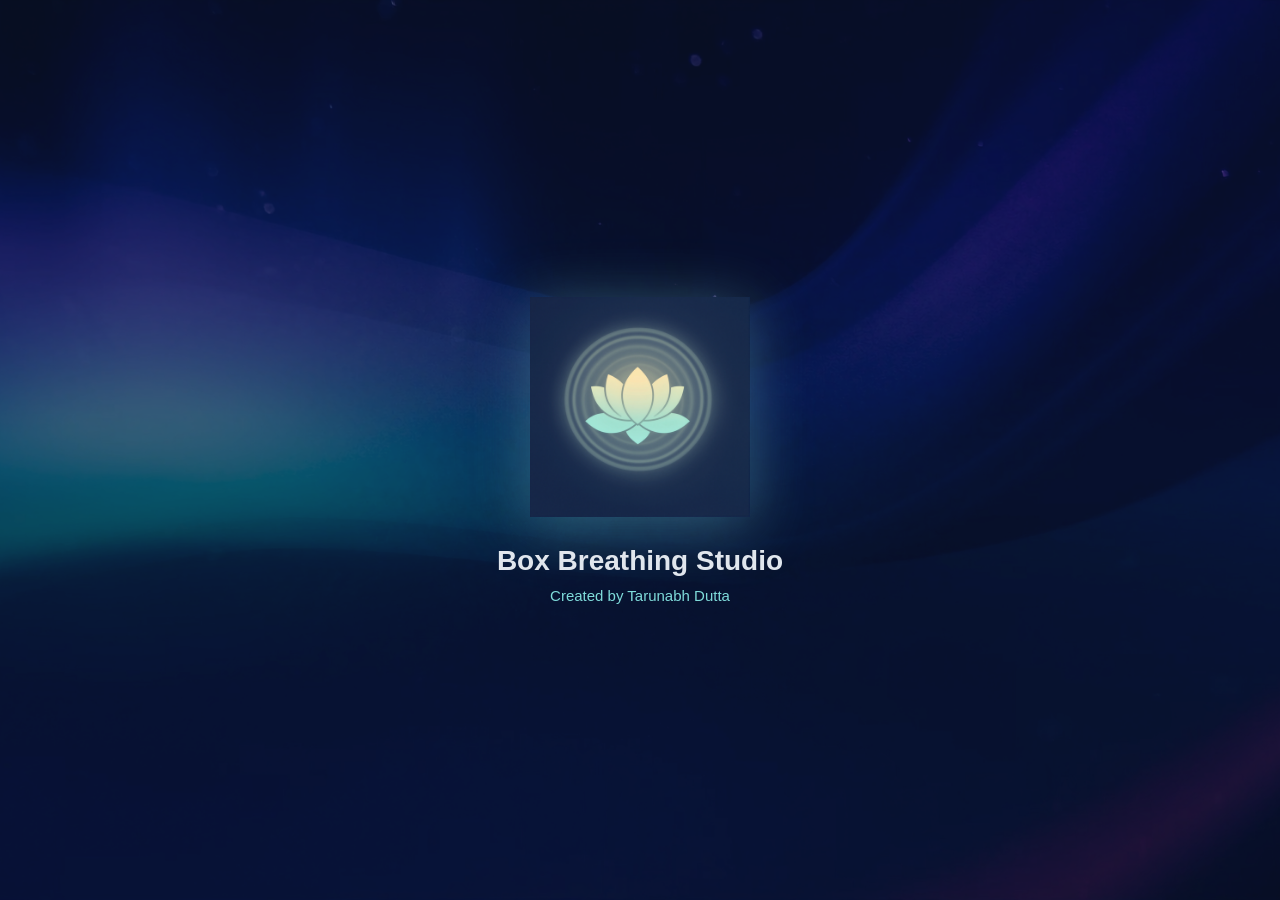
<file: mobile/index.html>
<!doctype html>
<html lang="en">
<head>
  <meta charset="utf-8">
  <meta name="viewport" content="width=device-width, initial-scale=1, viewport-fit=cover, user-scalable=no">
  <meta name="theme-color" content="#0d1b2a">
  <meta name="apple-mobile-web-app-capable" content="yes">
  <meta name="apple-mobile-web-app-status-bar-style" content="black-translucent">
  <meta name="apple-mobile-web-app-title" content="Box Breath">
  <title>Box Breathing Studio: Free Offline Breathing Exercises App (Box, 4-7-8, Pranayama)</title>
  <meta name="description" content="Free guided breathing app with voice: box breathing timer, 4-7-8 breathing for sleep, Bhramari, Anulom Vilom (Nadi Shodhana) and more. Works offline, no ads, no signup. Install on Android, iPhone or Windows.">
  <link rel="canonical" href="https://tarunabhdutta.github.io/box-breathing-studio/">
  <meta name="author" content="Tarunabh Dutta">
  <meta name="robots" content="index, follow, max-image-preview:large">
  <meta property="og:type" content="website">
  <meta property="og:site_name" content="Box Breathing Studio">
  <meta property="og:title" content="Box Breathing Studio: Free Offline Breathing Exercises App">
  <meta property="og:description" content="Voice-guided box breathing, 4-7-8, Bhramari and Anulom Vilom. Free, open source, works offline. No ads, no signup.">
  <meta property="og:url" content="https://tarunabhdutta.github.io/box-breathing-studio/">
  <meta property="og:image" content="https://tarunabhdutta.github.io/box-breathing-studio/og-image.jpg">
  <meta property="og:image:width" content="1200">
  <meta property="og:image:height" content="630">
  <meta name="twitter:card" content="summary_large_image">
  <meta name="twitter:title" content="Box Breathing Studio: Free Offline Breathing Exercises App">
  <meta name="twitter:description" content="Voice-guided box breathing, 4-7-8, Bhramari and Anulom Vilom. Free, open source, works offline.">
  <meta name="twitter:image" content="https://tarunabhdutta.github.io/box-breathing-studio/og-image.jpg">
  <script type="application/ld+json">
  {
    "@context": "https://schema.org",
    "@type": "WebApplication",
    "name": "Box Breathing Studio",
    "url": "https://tarunabhdutta.github.io/box-breathing-studio/",
    "description": "Free, offline, open-source guided breathing and meditation app with voice guidance: box breathing, 4-7-8 breathing, Bhramari, Nadi Shodhana (Anulom Vilom), extended exhale, a 15-minute daily sequence and a custom breath builder.",
    "applicationCategory": "HealthApplication",
    "operatingSystem": "Android, iOS, Windows, Web",
    "browserRequirements": "Requires JavaScript. Installable as a Progressive Web App.",
    "isAccessibleForFree": true,
    "offers": { "@type": "Offer", "price": "0", "priceCurrency": "USD" },
    "image": "https://tarunabhdutta.github.io/box-breathing-studio/og-image.jpg",
    "screenshot": "https://tarunabhdutta.github.io/box-breathing-studio/og-image.jpg",
    "downloadUrl": "https://github.com/tarunabhdutta/box-breathing-studio/releases/latest",
    "softwareVersion": "1.0.0",
    "license": "https://opensource.org/licenses/MIT",
    "author": { "@type": "Person", "name": "Tarunabh Dutta", "url": "https://tdfilmstudio.com" },
    "sameAs": ["https://github.com/tarunabhdutta/box-breathing-studio"]
  }
  </script>
  <link rel="manifest" href="manifest.json">
  <link rel="icon" href="icons/icon-192.png">
  <link rel="apple-touch-icon" href="icons/icon-192.png">
  <link rel="stylesheet" href="styles.css">
</head>
<body>
  <div id="app">
    <main style="max-width:640px;margin:0 auto;padding:24px 16px;color:#e8eef5;font-family:system-ui,sans-serif">
      <h1>Box Breathing Studio: free guided breathing exercises</h1>
      <p>Voice-guided breathing app that works offline, with no ads and no signup. Practise box breathing, 4-7-8 breathing for sleep, Bhramari (humming bee breath), Anulom Vilom / Nadi Shodhana and more.</p>
      <p>Read the guides: <a href="guide/" style="color:#9fd3ff">all breathing exercises</a> ·
        <a href="guide/box-breathing.html" style="color:#9fd3ff">box breathing</a> ·
        <a href="guide/4-7-8-breathing.html" style="color:#9fd3ff">4-7-8 breathing</a> ·
        <a href="guide/bhramari-pranayama.html" style="color:#9fd3ff">Bhramari pranayama</a> ·
        <a href="guide/anulom-vilom.html" style="color:#9fd3ff">Anulom Vilom</a></p>
      <noscript><p>This app needs JavaScript turned on.</p></noscript>
    </main>
  </div>
  <script src="app.js"></script>
</body>
</html>
</file>
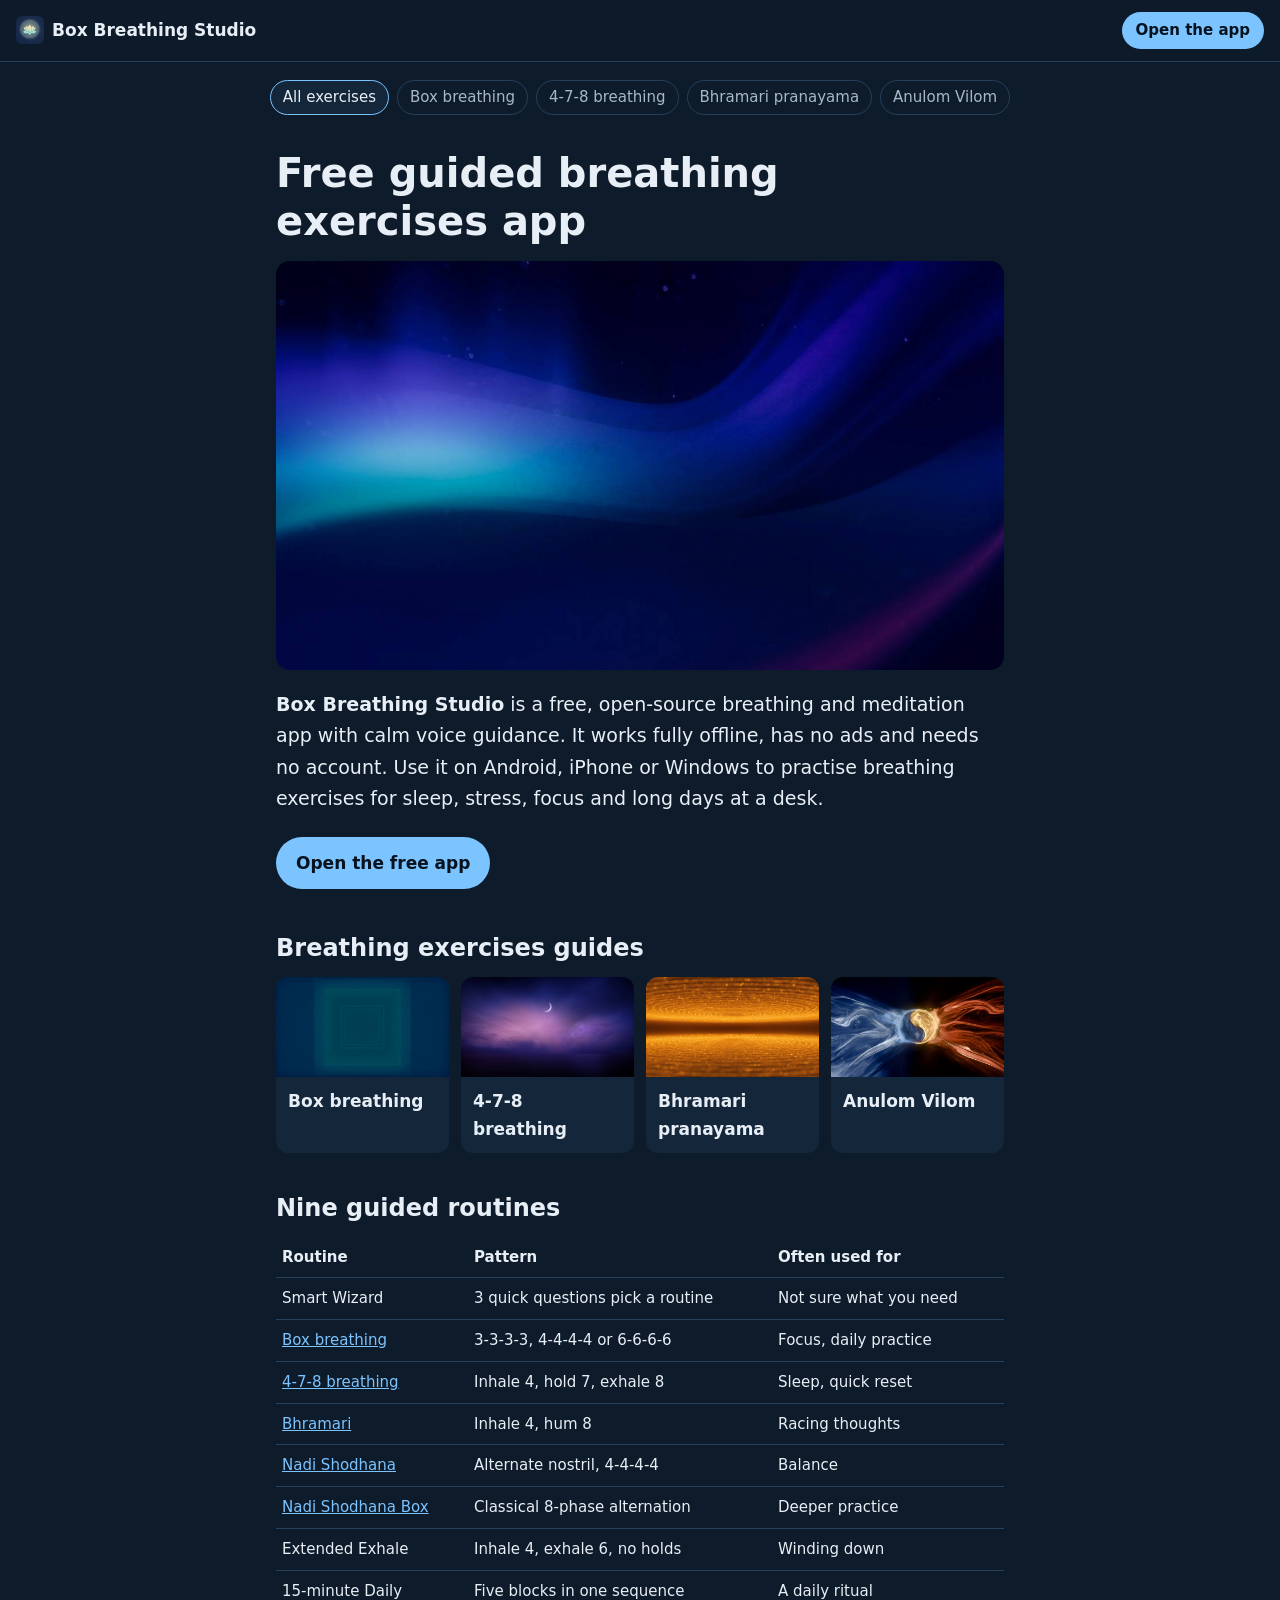
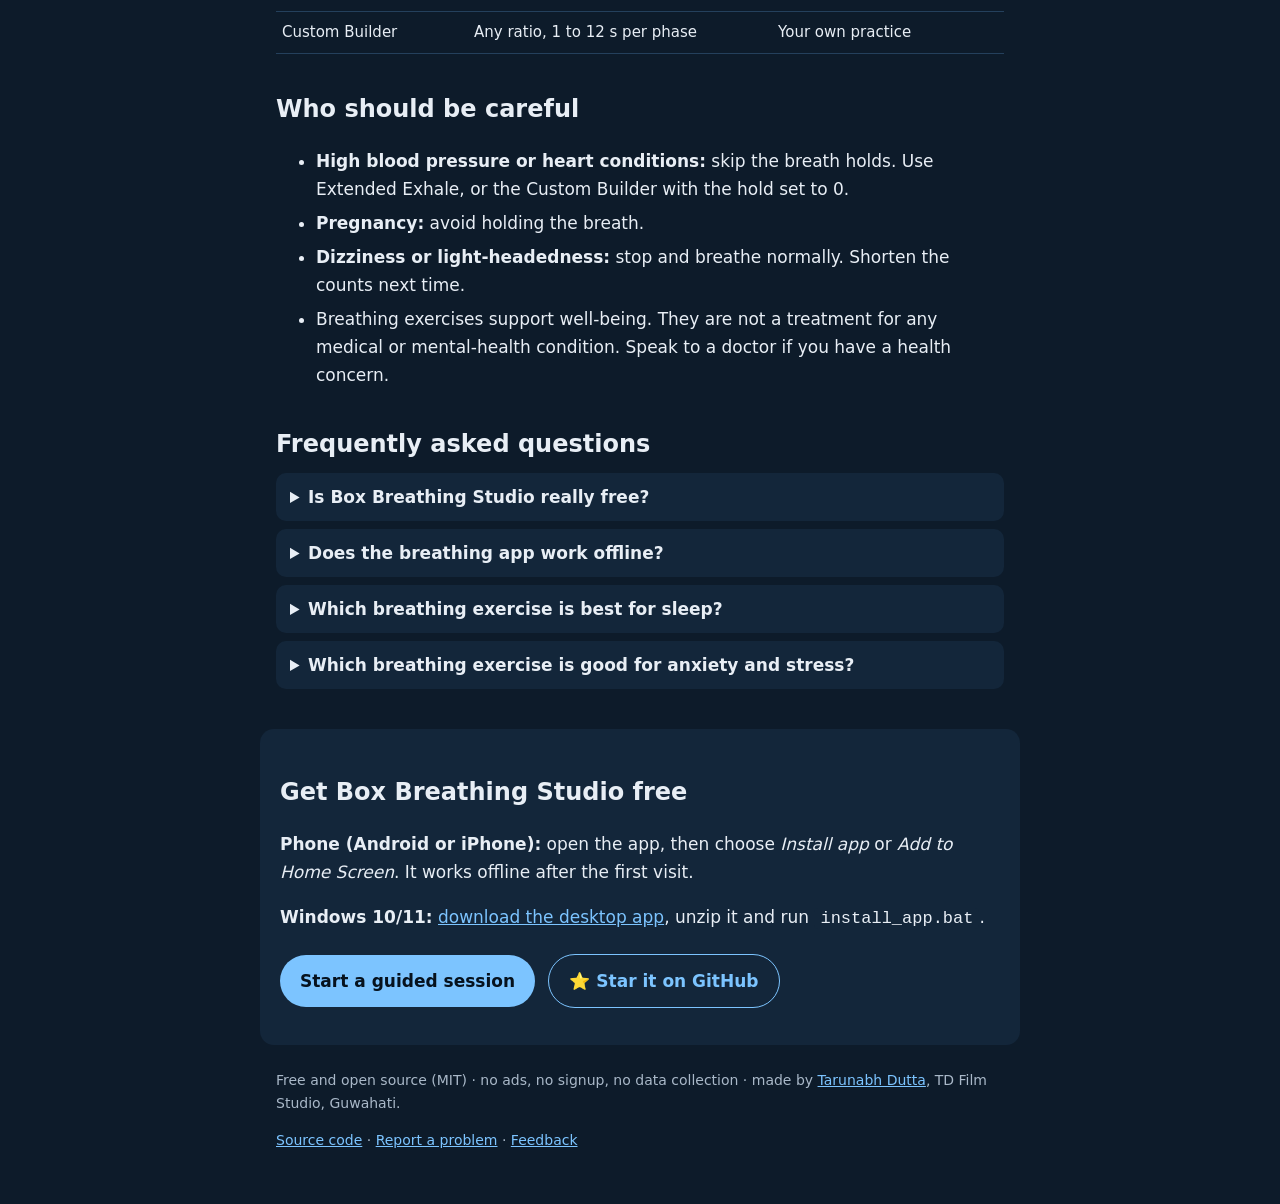
<file: mobile/guide/index.html>
<!doctype html>
<html lang="en">
<head>
<meta charset="utf-8">
<meta name="viewport" content="width=device-width, initial-scale=1">
<title>Free Breathing Exercises App: Box Breathing, 4-7-8, Pranayama (Offline, No Ads)</title>
<meta name="description" content="Free guided breathing exercises with voice: box breathing timer, 4-7-8 breathing for sleep, Bhramari, Anulom Vilom and more. Open source app for Android, iPhone and Windows. Works offline.">
<link rel="canonical" href="https://tarunabhdutta.github.io/box-breathing-studio/guide/">
<meta name="author" content="Tarunabh Dutta">
<meta name="robots" content="index, follow, max-image-preview:large">
<meta name="theme-color" content="#0d1b2a">
<meta property="og:type" content="article">
<meta property="og:site_name" content="Box Breathing Studio">
<meta property="og:title" content="Free Breathing Exercises App: Box Breathing, 4-7-8, Pranayama (Offline, No Ads)">
<meta property="og:description" content="Free guided breathing exercises with voice: box breathing timer, 4-7-8 breathing for sleep, Bhramari, Anulom Vilom and more. Open source app for Android, iPhone and Windows. Works offline.">
<meta property="og:url" content="https://tarunabhdutta.github.io/box-breathing-studio/guide/">
<meta property="og:image" content="https://tarunabhdutta.github.io/box-breathing-studio/guide/img/home.jpg">
<meta name="twitter:card" content="summary_large_image">
<link rel="icon" href="../icons/icon-192.png">
<link rel="manifest" href="../manifest.json">
<link rel="stylesheet" href="guide.css">
<script type="application/ld+json">{"@context": "https://schema.org", "@graph": [{"@type": "WebApplication", "name": "Box Breathing Studio", "url": "https://tarunabhdutta.github.io/box-breathing-studio/", "applicationCategory": "HealthApplication", "operatingSystem": "Android, iOS, Windows, Web", "isAccessibleForFree": true, "offers": {"@type": "Offer", "price": "0", "priceCurrency": "USD"}, "downloadUrl": "https://github.com/tarunabhdutta/box-breathing-studio/releases/latest", "author": {"@type": "Person", "name": "Tarunabh Dutta"}}, {"@type": "FAQPage", "mainEntity": [{"@type": "Question", "name": "Is Box Breathing Studio really free?", "acceptedAnswer": {"@type": "Answer", "text": "Yes. It is free and open source under the MIT licence, with no ads, no signup, no subscription and no data collection."}}, {"@type": "Question", "name": "Does the breathing app work offline?", "acceptedAnswer": {"@type": "Answer", "text": "Yes. After the first visit the whole app, including voice and images (about 16 MB), is stored on your device."}}, {"@type": "Question", "name": "Which breathing exercise is best for sleep?", "acceptedAnswer": {"@type": "Answer", "text": "Many people use 4-7-8 breathing or Extended Exhale at bedtime. The app's Smart Wizard asks three quick questions and suggests one."}}, {"@type": "Question", "name": "Which breathing exercise is good for anxiety and stress?", "acceptedAnswer": {"@type": "Answer", "text": "Box breathing, Bhramari and Extended Exhale are popular for calming down. They are self-help techniques, not a substitute for professional care."}}]}, {"@type": "ItemList", "itemListElement": [{"@type": "ListItem", "position": 1, "url": "https://tarunabhdutta.github.io/box-breathing-studio/guide/box-breathing.html", "name": "Box breathing"}, {"@type": "ListItem", "position": 2, "url": "https://tarunabhdutta.github.io/box-breathing-studio/guide/4-7-8-breathing.html", "name": "4-7-8 breathing"}, {"@type": "ListItem", "position": 3, "url": "https://tarunabhdutta.github.io/box-breathing-studio/guide/bhramari-pranayama.html", "name": "Bhramari pranayama"}, {"@type": "ListItem", "position": 4, "url": "https://tarunabhdutta.github.io/box-breathing-studio/guide/anulom-vilom.html", "name": "Anulom Vilom"}]}]}</script>
</head>
<body>
<header class="top"><a class="brand" href="./"><img src="../icons/icon-192.png" alt="" width="28" height="28"> Box Breathing Studio</a>
<a class="cta small" href="../">Open the app</a></header>
<nav class="techniques" aria-label="Breathing techniques"><ul><li><a href="./" aria-current=page>All exercises</a></li><li><a href="box-breathing.html">Box breathing</a></li><li><a href="4-7-8-breathing.html">4-7-8 breathing</a></li><li><a href="bhramari-pranayama.html">Bhramari pranayama</a></li><li><a href="anulom-vilom.html">Anulom Vilom</a></li></ul></nav>
<main>
<article>
<h1>Free guided breathing exercises app</h1>
<img class="hero" src="img/home.jpg" alt="Box Breathing Studio home screen background" width="1280" height="720">
<p class="lead"><strong>Box Breathing Studio</strong> is a free, open-source breathing and meditation app with calm voice guidance. It works fully offline, has no ads and needs no account. Use it on Android, iPhone or Windows to practise breathing exercises for sleep, stress, focus and long days at a desk.</p>
<p><a class="cta" href="../">Open the free app</a></p>
<h2>Breathing exercises guides</h2>
<div class="cards"><a class="card" href="box-breathing.html"><img src="img/box.jpg" alt="" loading="lazy" width="1280" height="720"><span>Box breathing</span></a><a class="card" href="4-7-8-breathing.html"><img src="img/478.jpg" alt="" loading="lazy" width="1280" height="720"><span>4-7-8 breathing</span></a><a class="card" href="bhramari-pranayama.html"><img src="img/bhramari.jpg" alt="" loading="lazy" width="1280" height="720"><span>Bhramari pranayama</span></a><a class="card" href="anulom-vilom.html"><img src="img/nadi.jpg" alt="" loading="lazy" width="1280" height="720"><span>Anulom Vilom</span></a></div>
<h2>Nine guided routines</h2>
<table>
<thead><tr><th>Routine</th><th>Pattern</th><th>Often used for</th></tr></thead>
<tbody>
<tr><td>Smart Wizard</td><td>3 quick questions pick a routine</td><td>Not sure what you need</td></tr>
<tr><td><a href="box-breathing.html">Box breathing</a></td><td>3-3-3-3, 4-4-4-4 or 6-6-6-6</td><td>Focus, daily practice</td></tr>
<tr><td><a href="4-7-8-breathing.html">4-7-8 breathing</a></td><td>Inhale 4, hold 7, exhale 8</td><td>Sleep, quick reset</td></tr>
<tr><td><a href="bhramari-pranayama.html">Bhramari</a></td><td>Inhale 4, hum 8</td><td>Racing thoughts</td></tr>
<tr><td><a href="anulom-vilom.html">Nadi Shodhana</a></td><td>Alternate nostril, 4-4-4-4</td><td>Balance</td></tr>
<tr><td><a href="anulom-vilom.html">Nadi Shodhana Box</a></td><td>Classical 8-phase alternation</td><td>Deeper practice</td></tr>
<tr><td>Extended Exhale</td><td>Inhale 4, exhale 6, no holds</td><td>Winding down</td></tr>
<tr><td>15-minute Daily</td><td>Five blocks in one sequence</td><td>A daily ritual</td></tr>
<tr><td>Custom Builder</td><td>Any ratio, 1 to 12 s per phase</td><td>Your own practice</td></tr>
</tbody></table>
<h2>Who should be careful</h2>
<ul>
<li><strong>High blood pressure or heart conditions:</strong> skip the breath holds. Use Extended Exhale, or the Custom Builder with the hold set to 0.</li>
<li><strong>Pregnancy:</strong> avoid holding the breath.</li>
<li><strong>Dizziness or light-headedness:</strong> stop and breathe normally. Shorten the counts next time.</li>
<li>Breathing exercises support well-being. They are not a treatment for any medical or mental-health condition. Speak to a doctor if you have a health concern.</li>
</ul>
<h2>Frequently asked questions</h2>
<details><summary>Is Box Breathing Studio really free?</summary><p>Yes. It is free and open source under the MIT licence, with no ads, no signup, no subscription and no data collection.</p></details><details><summary>Does the breathing app work offline?</summary><p>Yes. After the first visit the whole app, including voice and images (about 16 MB), is stored on your device.</p></details><details><summary>Which breathing exercise is best for sleep?</summary><p>Many people use 4-7-8 breathing or Extended Exhale at bedtime. The app's Smart Wizard asks three quick questions and suggests one.</p></details><details><summary>Which breathing exercise is good for anxiety and stress?</summary><p>Box breathing, Bhramari and Extended Exhale are popular for calming down. They are self-help techniques, not a substitute for professional care.</p></details>
</article>
</main>
<section class="get">
<h2>Get Box Breathing Studio free</h2>
<p><strong>Phone (Android or iPhone):</strong> open the app, then choose <em>Install app</em> or <em>Add to Home Screen</em>. It works offline after the first visit.</p>
<p><strong>Windows 10/11:</strong> <a href="https://github.com/tarunabhdutta/box-breathing-studio/releases/latest">download the desktop app</a>, unzip it and run <code>install_app.bat</code>.</p>
<p><a class="cta" href="../">Start a guided session</a> <a class="ghost" href="https://github.com/tarunabhdutta/box-breathing-studio">⭐ Star it on GitHub</a></p>
</section>
<footer><p>Free and open source (MIT) · no ads, no signup, no data collection · made by <a href="https://tdfilmstudio.com">Tarunabh Dutta</a>, TD Film Studio, Guwahati.</p>
<p><a href="https://github.com/tarunabhdutta/box-breathing-studio">Source code</a> · <a href="https://github.com/tarunabhdutta/box-breathing-studio/issues">Report a problem</a> · <a href="https://github.com/tarunabhdutta/box-breathing-studio/discussions">Feedback</a></p></footer>
</body>
</html>
</file>
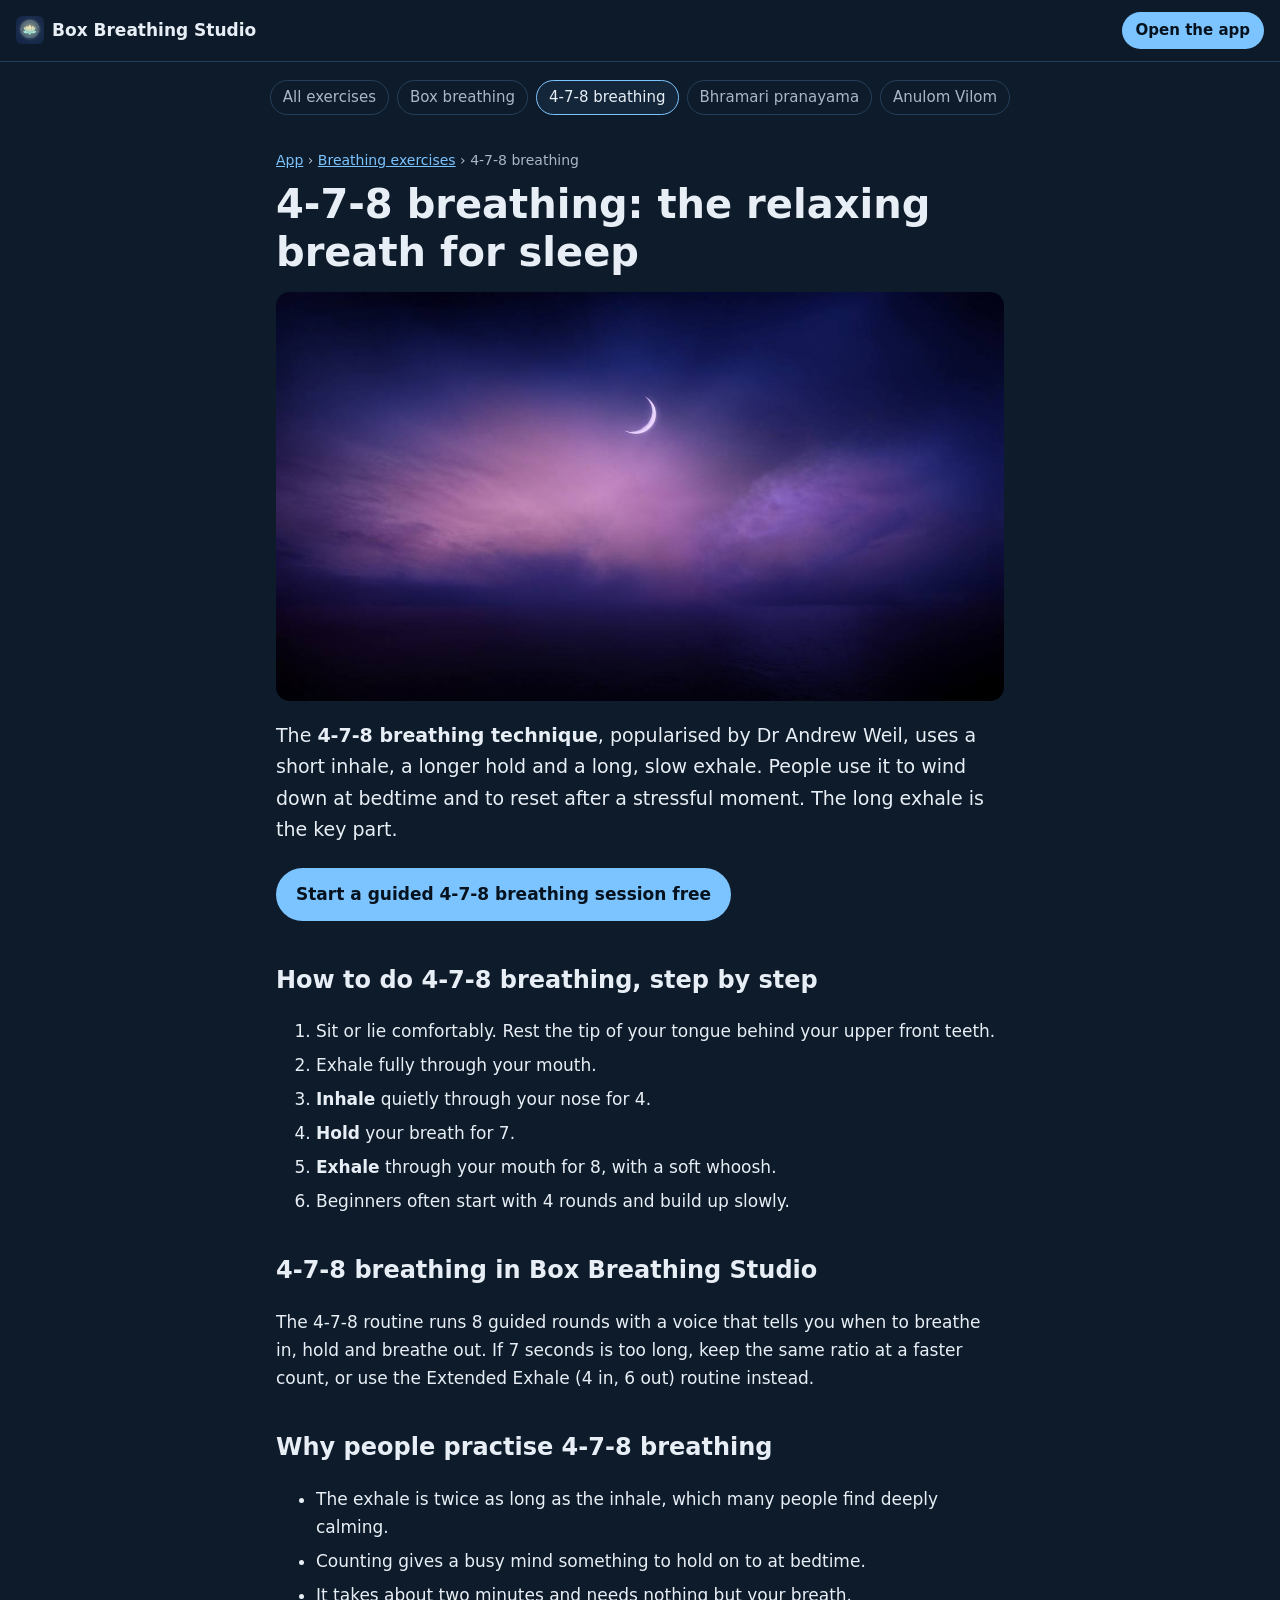
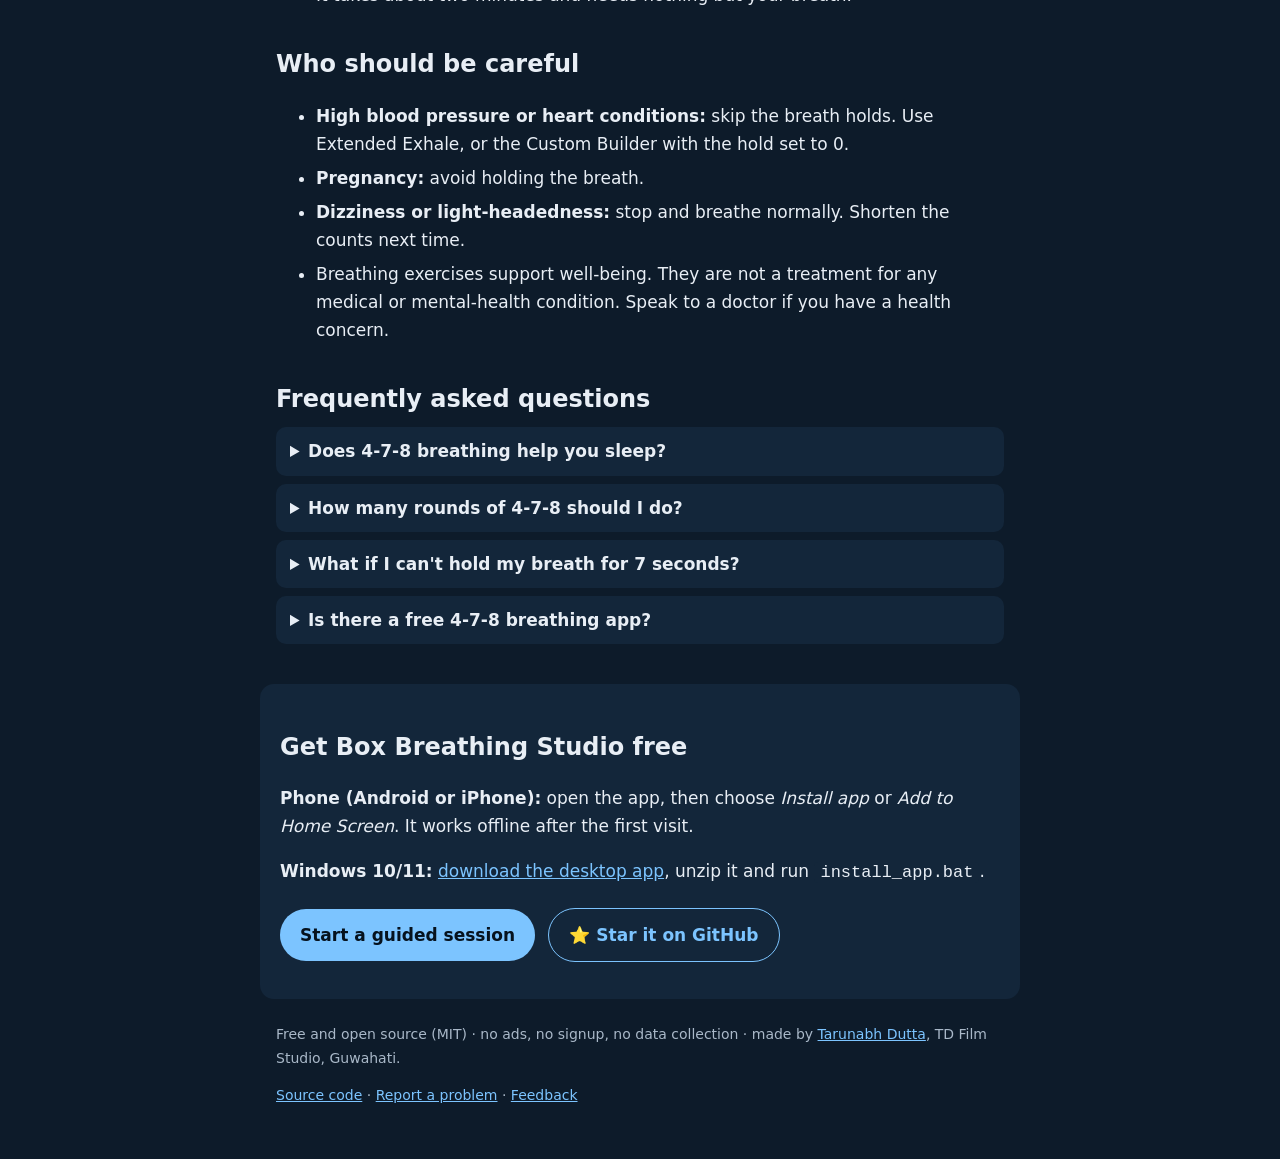
<file: mobile/guide/4-7-8-breathing.html>
<!doctype html>
<html lang="en">
<head>
<meta charset="utf-8">
<meta name="viewport" content="width=device-width, initial-scale=1">
<title>4-7-8 Breathing for Sleep: How To Do It + Free Guided App</title>
<meta name="description" content="Learn the 4-7-8 breathing technique for sleep and calm: inhale 4, hold 7, exhale 8. Free voice-guided 4-7-8 breathing app, offline, no ads.">
<link rel="canonical" href="https://tarunabhdutta.github.io/box-breathing-studio/guide/4-7-8-breathing.html">
<meta name="author" content="Tarunabh Dutta">
<meta name="robots" content="index, follow, max-image-preview:large">
<meta name="theme-color" content="#0d1b2a">
<meta property="og:type" content="article">
<meta property="og:site_name" content="Box Breathing Studio">
<meta property="og:title" content="4-7-8 Breathing for Sleep: How To Do It + Free Guided App">
<meta property="og:description" content="Learn the 4-7-8 breathing technique for sleep and calm: inhale 4, hold 7, exhale 8. Free voice-guided 4-7-8 breathing app, offline, no ads.">
<meta property="og:url" content="https://tarunabhdutta.github.io/box-breathing-studio/guide/4-7-8-breathing.html">
<meta property="og:image" content="https://tarunabhdutta.github.io/box-breathing-studio/guide/img/478.jpg">
<meta name="twitter:card" content="summary_large_image">
<link rel="icon" href="../icons/icon-192.png">
<link rel="manifest" href="../manifest.json">
<link rel="stylesheet" href="guide.css">
<script type="application/ld+json">{"@context": "https://schema.org", "@graph": [{"@type": "Article", "headline": "4-7-8 breathing: the relaxing breath for sleep", "description": "Learn the 4-7-8 breathing technique for sleep and calm: inhale 4, hold 7, exhale 8. Free voice-guided 4-7-8 breathing app, offline, no ads.", "image": "https://tarunabhdutta.github.io/box-breathing-studio/guide/img/478.jpg", "datePublished": "2026-10-22", "dateModified": "2026-10-22", "mainEntityOfPage": "https://tarunabhdutta.github.io/box-breathing-studio/guide/4-7-8-breathing.html", "author": {"@type": "Person", "name": "Tarunabh Dutta"}, "publisher": {"@type": "Organization", "name": "TD Film Studio", "url": "https://tdfilmstudio.com"}}, {"@type": "FAQPage", "mainEntity": [{"@type": "Question", "name": "Does 4-7-8 breathing help you sleep?", "acceptedAnswer": {"@type": "Answer", "text": "Many people use it as part of a bedtime routine to relax. Results vary from person to person."}}, {"@type": "Question", "name": "How many rounds of 4-7-8 should I do?", "acceptedAnswer": {"@type": "Answer", "text": "Start with 4 rounds. The app's guided routine runs 8 rounds; stop sooner if you feel light-headed."}}, {"@type": "Question", "name": "What if I can't hold my breath for 7 seconds?", "acceptedAnswer": {"@type": "Answer", "text": "Keep the 4:7:8 ratio but count faster, or use a routine without holds such as Extended Exhale."}}, {"@type": "Question", "name": "Is there a free 4-7-8 breathing app?", "acceptedAnswer": {"@type": "Answer", "text": "Yes. Box Breathing Studio includes a voice-guided 4-7-8 routine, free and offline."}}]}, {"@type": "BreadcrumbList", "itemListElement": [{"@type": "ListItem", "position": 1, "name": "Box Breathing Studio", "item": "https://tarunabhdutta.github.io/box-breathing-studio/"}, {"@type": "ListItem", "position": 2, "name": "Breathing exercises", "item": "https://tarunabhdutta.github.io/box-breathing-studio/guide/"}, {"@type": "ListItem", "position": 3, "name": "4-7-8 breathing", "item": "https://tarunabhdutta.github.io/box-breathing-studio/guide/4-7-8-breathing.html"}]}]}</script>
</head>
<body>
<header class="top"><a class="brand" href="./"><img src="../icons/icon-192.png" alt="" width="28" height="28"> Box Breathing Studio</a>
<a class="cta small" href="../">Open the app</a></header>
<nav class="techniques" aria-label="Breathing techniques"><ul><li><a href="./">All exercises</a></li><li><a href="box-breathing.html">Box breathing</a></li><li><a href="4-7-8-breathing.html" aria-current=page>4-7-8 breathing</a></li><li><a href="bhramari-pranayama.html">Bhramari pranayama</a></li><li><a href="anulom-vilom.html">Anulom Vilom</a></li></ul></nav>
<main>
<article>
<p class="crumbs"><a href="../">App</a> › <a href="./">Breathing exercises</a> › 4-7-8 breathing</p>
<h1>4-7-8 breathing: the relaxing breath for sleep</h1>
<img class="hero" src="img/478.jpg" alt="Calm background used in the 4-7-8 breathing session of Box Breathing Studio" width="1280" height="720">
<p class="lead">The <strong>4-7-8 breathing technique</strong>, popularised by Dr Andrew Weil, uses a short inhale, a longer hold and a long, slow exhale. People use it to wind down at bedtime and to reset after a stressful moment. The long exhale is the key part.</p>
<p><a class="cta" href="../">Start a guided 4-7-8 breathing session free</a></p>
<h2>How to do 4-7-8 breathing, step by step</h2>
<ol><li>Sit or lie comfortably. Rest the tip of your tongue behind your upper front teeth.</li><li>Exhale fully through your mouth.</li><li><strong>Inhale</strong> quietly through your nose for 4.</li><li><strong>Hold</strong> your breath for 7.</li><li><strong>Exhale</strong> through your mouth for 8, with a soft whoosh.</li><li>Beginners often start with 4 rounds and build up slowly.</li></ol>
<h2>4-7-8 breathing in Box Breathing Studio</h2>
<p>The 4-7-8 routine runs 8 guided rounds with a voice that tells you when to breathe in, hold and breathe out. If 7 seconds is too long, keep the same ratio at a faster count, or use the Extended Exhale (4 in, 6 out) routine instead.</p>
<h2>Why people practise 4-7-8 breathing</h2>
<ul><li>The exhale is twice as long as the inhale, which many people find deeply calming.</li><li>Counting gives a busy mind something to hold on to at bedtime.</li><li>It takes about two minutes and needs nothing but your breath.</li></ul>
<h2>Who should be careful</h2>
<ul>
<li><strong>High blood pressure or heart conditions:</strong> skip the breath holds. Use Extended Exhale, or the Custom Builder with the hold set to 0.</li>
<li><strong>Pregnancy:</strong> avoid holding the breath.</li>
<li><strong>Dizziness or light-headedness:</strong> stop and breathe normally. Shorten the counts next time.</li>
<li>Breathing exercises support well-being. They are not a treatment for any medical or mental-health condition. Speak to a doctor if you have a health concern.</li>
</ul>
<h2>Frequently asked questions</h2>
<details><summary>Does 4-7-8 breathing help you sleep?</summary><p>Many people use it as part of a bedtime routine to relax. Results vary from person to person.</p></details><details><summary>How many rounds of 4-7-8 should I do?</summary><p>Start with 4 rounds. The app's guided routine runs 8 rounds; stop sooner if you feel light-headed.</p></details><details><summary>What if I can't hold my breath for 7 seconds?</summary><p>Keep the 4:7:8 ratio but count faster, or use a routine without holds such as Extended Exhale.</p></details><details><summary>Is there a free 4-7-8 breathing app?</summary><p>Yes. Box Breathing Studio includes a voice-guided 4-7-8 routine, free and offline.</p></details>
</article>
</main>
<section class="get">
<h2>Get Box Breathing Studio free</h2>
<p><strong>Phone (Android or iPhone):</strong> open the app, then choose <em>Install app</em> or <em>Add to Home Screen</em>. It works offline after the first visit.</p>
<p><strong>Windows 10/11:</strong> <a href="https://github.com/tarunabhdutta/box-breathing-studio/releases/latest">download the desktop app</a>, unzip it and run <code>install_app.bat</code>.</p>
<p><a class="cta" href="../">Start a guided session</a> <a class="ghost" href="https://github.com/tarunabhdutta/box-breathing-studio">⭐ Star it on GitHub</a></p>
</section>
<footer><p>Free and open source (MIT) · no ads, no signup, no data collection · made by <a href="https://tdfilmstudio.com">Tarunabh Dutta</a>, TD Film Studio, Guwahati.</p>
<p><a href="https://github.com/tarunabhdutta/box-breathing-studio">Source code</a> · <a href="https://github.com/tarunabhdutta/box-breathing-studio/issues">Report a problem</a> · <a href="https://github.com/tarunabhdutta/box-breathing-studio/discussions">Feedback</a></p></footer>
</body>
</html>
</file>
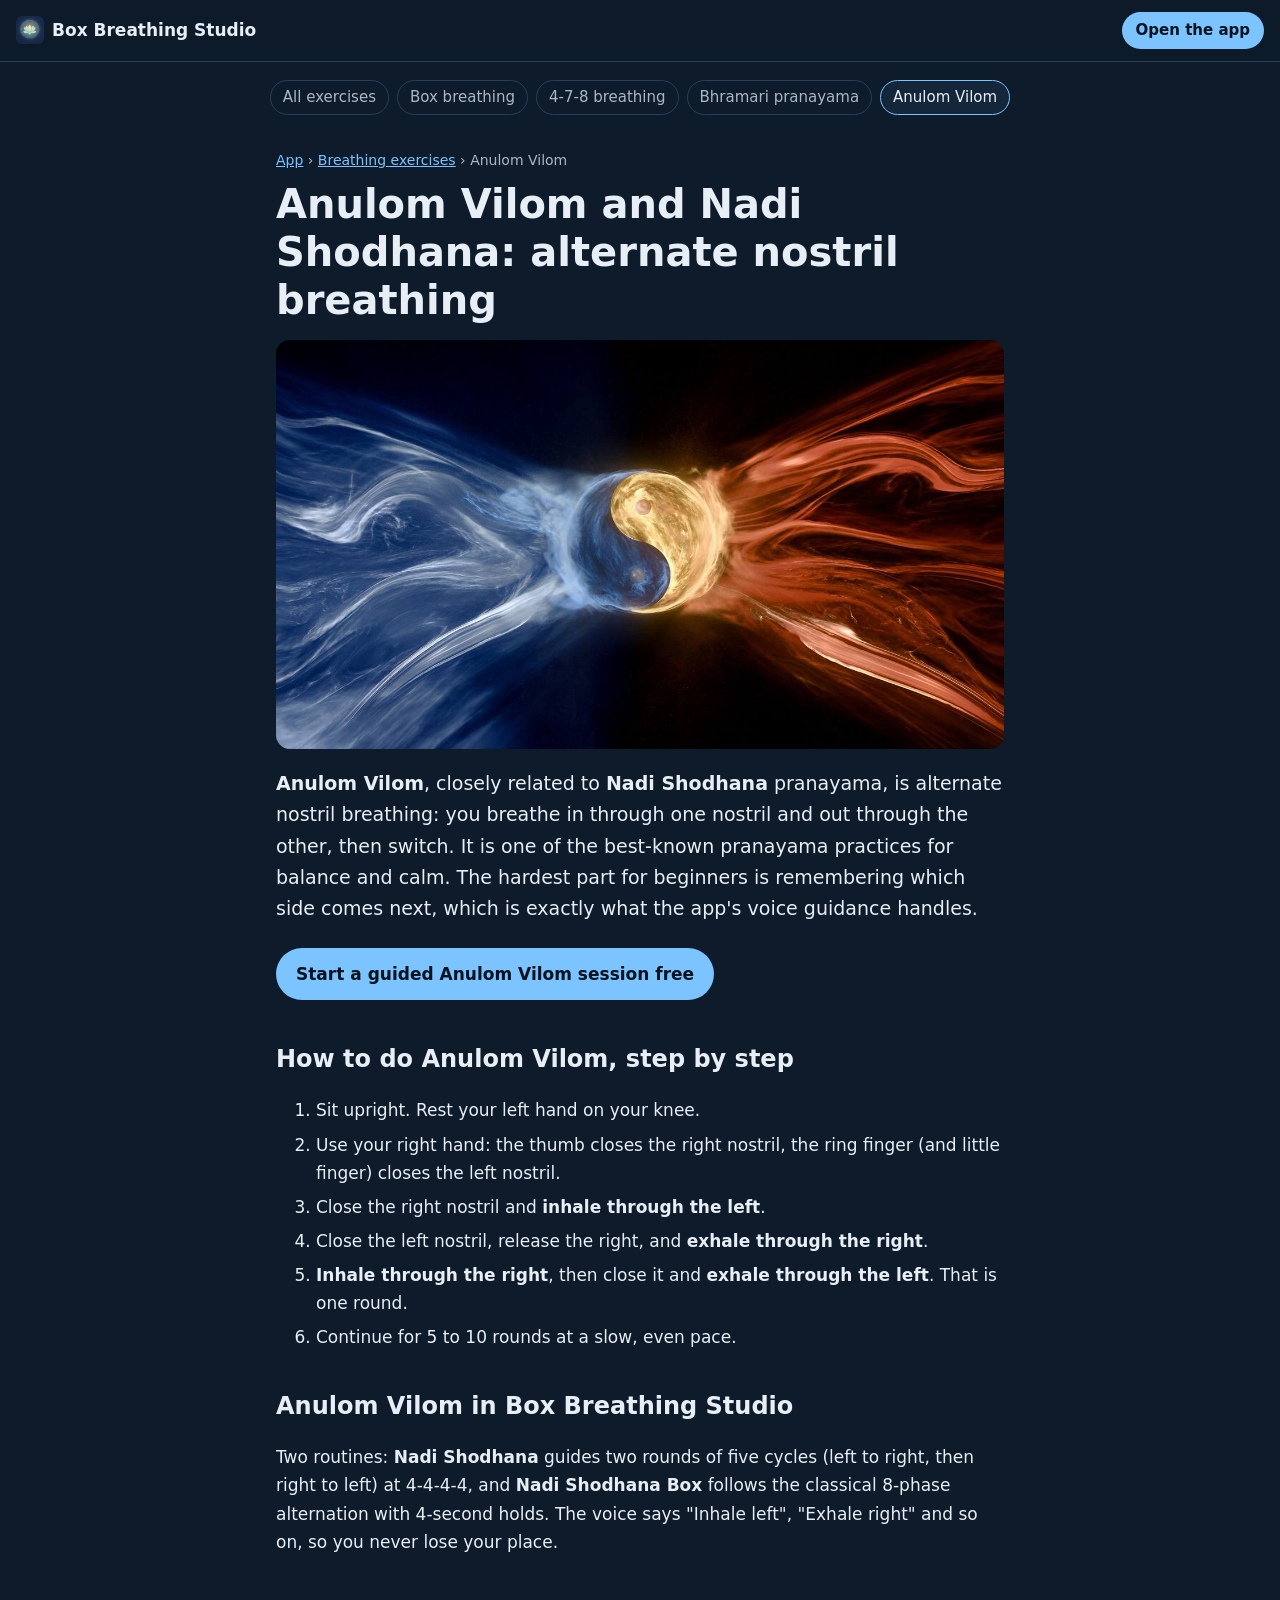
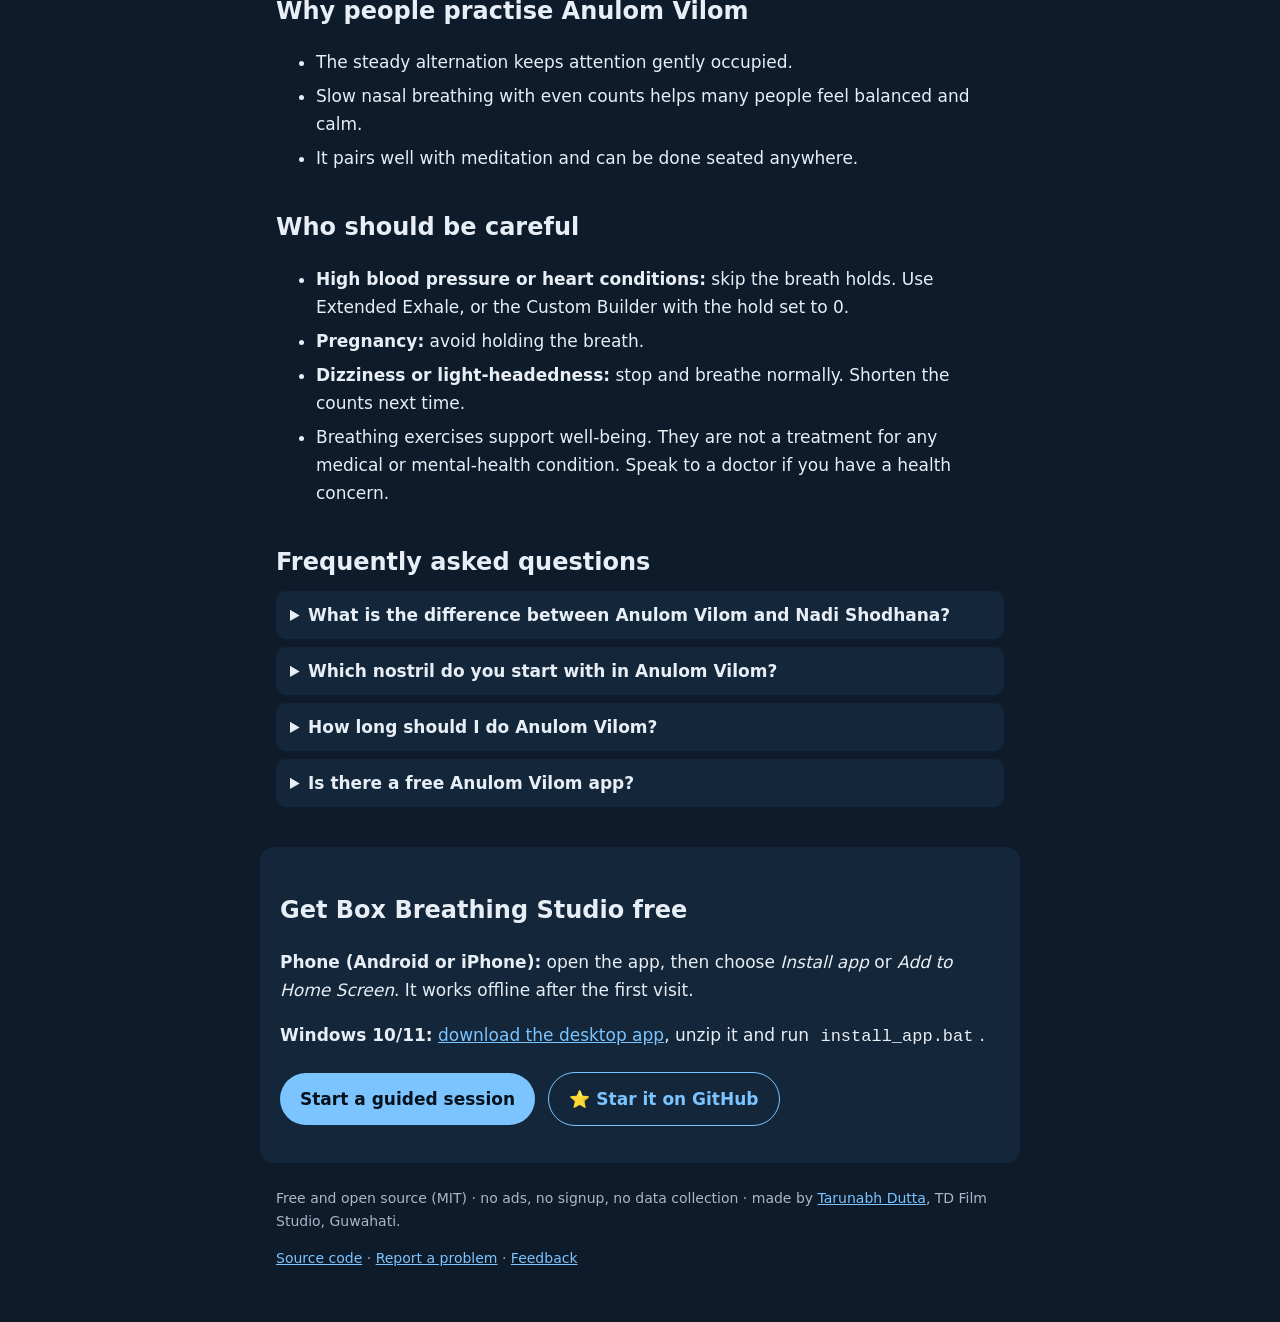
<file: mobile/guide/anulom-vilom.html>
<!doctype html>
<html lang="en">
<head>
<meta charset="utf-8">
<meta name="viewport" content="width=device-width, initial-scale=1">
<title>Anulom Vilom (Nadi Shodhana) Alternate Nostril Breathing: Steps + Free App</title>
<meta name="description" content="How to do Anulom Vilom / Nadi Shodhana pranayama, alternate nostril breathing, step by step. Free voice-guided app that tells you which nostril to use.">
<link rel="canonical" href="https://tarunabhdutta.github.io/box-breathing-studio/guide/anulom-vilom.html">
<meta name="author" content="Tarunabh Dutta">
<meta name="robots" content="index, follow, max-image-preview:large">
<meta name="theme-color" content="#0d1b2a">
<meta property="og:type" content="article">
<meta property="og:site_name" content="Box Breathing Studio">
<meta property="og:title" content="Anulom Vilom (Nadi Shodhana) Alternate Nostril Breathing: Steps + Free App">
<meta property="og:description" content="How to do Anulom Vilom / Nadi Shodhana pranayama, alternate nostril breathing, step by step. Free voice-guided app that tells you which nostril to use.">
<meta property="og:url" content="https://tarunabhdutta.github.io/box-breathing-studio/guide/anulom-vilom.html">
<meta property="og:image" content="https://tarunabhdutta.github.io/box-breathing-studio/guide/img/nadi.jpg">
<meta name="twitter:card" content="summary_large_image">
<link rel="icon" href="../icons/icon-192.png">
<link rel="manifest" href="../manifest.json">
<link rel="stylesheet" href="guide.css">
<script type="application/ld+json">{"@context": "https://schema.org", "@graph": [{"@type": "Article", "headline": "Anulom Vilom and Nadi Shodhana: alternate nostril breathing", "description": "How to do Anulom Vilom / Nadi Shodhana pranayama, alternate nostril breathing, step by step. Free voice-guided app that tells you which nostril to use.", "image": "https://tarunabhdutta.github.io/box-breathing-studio/guide/img/nadi.jpg", "datePublished": "2026-10-22", "dateModified": "2026-10-22", "mainEntityOfPage": "https://tarunabhdutta.github.io/box-breathing-studio/guide/anulom-vilom.html", "author": {"@type": "Person", "name": "Tarunabh Dutta"}, "publisher": {"@type": "Organization", "name": "TD Film Studio", "url": "https://tdfilmstudio.com"}}, {"@type": "FAQPage", "mainEntity": [{"@type": "Question", "name": "What is the difference between Anulom Vilom and Nadi Shodhana?", "acceptedAnswer": {"@type": "Answer", "text": "Both are alternate nostril breathing. Many teachers use the names interchangeably; Nadi Shodhana is often taught with breath holds, while Anulom Vilom is often taught without."}}, {"@type": "Question", "name": "Which nostril do you start with in Anulom Vilom?", "acceptedAnswer": {"@type": "Answer", "text": "It is usually started by inhaling through the left nostril, with the right nostril closed by the thumb."}}, {"@type": "Question", "name": "How long should I do Anulom Vilom?", "acceptedAnswer": {"@type": "Answer", "text": "Start with 3 to 5 minutes and build up gradually. Skip the holds if you have high blood pressure."}}, {"@type": "Question", "name": "Is there a free Anulom Vilom app?", "acceptedAnswer": {"@type": "Answer", "text": "Yes. Box Breathing Studio guides alternate nostril breathing by voice, free and offline."}}]}, {"@type": "BreadcrumbList", "itemListElement": [{"@type": "ListItem", "position": 1, "name": "Box Breathing Studio", "item": "https://tarunabhdutta.github.io/box-breathing-studio/"}, {"@type": "ListItem", "position": 2, "name": "Breathing exercises", "item": "https://tarunabhdutta.github.io/box-breathing-studio/guide/"}, {"@type": "ListItem", "position": 3, "name": "Anulom Vilom", "item": "https://tarunabhdutta.github.io/box-breathing-studio/guide/anulom-vilom.html"}]}]}</script>
</head>
<body>
<header class="top"><a class="brand" href="./"><img src="../icons/icon-192.png" alt="" width="28" height="28"> Box Breathing Studio</a>
<a class="cta small" href="../">Open the app</a></header>
<nav class="techniques" aria-label="Breathing techniques"><ul><li><a href="./">All exercises</a></li><li><a href="box-breathing.html">Box breathing</a></li><li><a href="4-7-8-breathing.html">4-7-8 breathing</a></li><li><a href="bhramari-pranayama.html">Bhramari pranayama</a></li><li><a href="anulom-vilom.html" aria-current=page>Anulom Vilom</a></li></ul></nav>
<main>
<article>
<p class="crumbs"><a href="../">App</a> › <a href="./">Breathing exercises</a> › Anulom Vilom</p>
<h1>Anulom Vilom and Nadi Shodhana: alternate nostril breathing</h1>
<img class="hero" src="img/nadi.jpg" alt="Calm background used in the Anulom Vilom session of Box Breathing Studio" width="1280" height="720">
<p class="lead"><strong>Anulom Vilom</strong>, closely related to <strong>Nadi Shodhana</strong> pranayama, is alternate nostril breathing: you breathe in through one nostril and out through the other, then switch. It is one of the best-known pranayama practices for balance and calm. The hardest part for beginners is remembering which side comes next, which is exactly what the app's voice guidance handles.</p>
<p><a class="cta" href="../">Start a guided Anulom Vilom session free</a></p>
<h2>How to do Anulom Vilom, step by step</h2>
<ol><li>Sit upright. Rest your left hand on your knee.</li><li>Use your right hand: the thumb closes the right nostril, the ring finger (and little finger) closes the left nostril.</li><li>Close the right nostril and <strong>inhale through the left</strong>.</li><li>Close the left nostril, release the right, and <strong>exhale through the right</strong>.</li><li><strong>Inhale through the right</strong>, then close it and <strong>exhale through the left</strong>. That is one round.</li><li>Continue for 5 to 10 rounds at a slow, even pace.</li></ol>
<h2>Anulom Vilom in Box Breathing Studio</h2>
<p>Two routines: <strong>Nadi Shodhana</strong> guides two rounds of five cycles (left to right, then right to left) at 4-4-4-4, and <strong>Nadi Shodhana Box</strong> follows the classical 8-phase alternation with 4-second holds. The voice says "Inhale left", "Exhale right" and so on, so you never lose your place.</p>
<h2>Why people practise Anulom Vilom</h2>
<ul><li>The steady alternation keeps attention gently occupied.</li><li>Slow nasal breathing with even counts helps many people feel balanced and calm.</li><li>It pairs well with meditation and can be done seated anywhere.</li></ul>
<h2>Who should be careful</h2>
<ul>
<li><strong>High blood pressure or heart conditions:</strong> skip the breath holds. Use Extended Exhale, or the Custom Builder with the hold set to 0.</li>
<li><strong>Pregnancy:</strong> avoid holding the breath.</li>
<li><strong>Dizziness or light-headedness:</strong> stop and breathe normally. Shorten the counts next time.</li>
<li>Breathing exercises support well-being. They are not a treatment for any medical or mental-health condition. Speak to a doctor if you have a health concern.</li>
</ul>
<h2>Frequently asked questions</h2>
<details><summary>What is the difference between Anulom Vilom and Nadi Shodhana?</summary><p>Both are alternate nostril breathing. Many teachers use the names interchangeably; Nadi Shodhana is often taught with breath holds, while Anulom Vilom is often taught without.</p></details><details><summary>Which nostril do you start with in Anulom Vilom?</summary><p>It is usually started by inhaling through the left nostril, with the right nostril closed by the thumb.</p></details><details><summary>How long should I do Anulom Vilom?</summary><p>Start with 3 to 5 minutes and build up gradually. Skip the holds if you have high blood pressure.</p></details><details><summary>Is there a free Anulom Vilom app?</summary><p>Yes. Box Breathing Studio guides alternate nostril breathing by voice, free and offline.</p></details>
</article>
</main>
<section class="get">
<h2>Get Box Breathing Studio free</h2>
<p><strong>Phone (Android or iPhone):</strong> open the app, then choose <em>Install app</em> or <em>Add to Home Screen</em>. It works offline after the first visit.</p>
<p><strong>Windows 10/11:</strong> <a href="https://github.com/tarunabhdutta/box-breathing-studio/releases/latest">download the desktop app</a>, unzip it and run <code>install_app.bat</code>.</p>
<p><a class="cta" href="../">Start a guided session</a> <a class="ghost" href="https://github.com/tarunabhdutta/box-breathing-studio">⭐ Star it on GitHub</a></p>
</section>
<footer><p>Free and open source (MIT) · no ads, no signup, no data collection · made by <a href="https://tdfilmstudio.com">Tarunabh Dutta</a>, TD Film Studio, Guwahati.</p>
<p><a href="https://github.com/tarunabhdutta/box-breathing-studio">Source code</a> · <a href="https://github.com/tarunabhdutta/box-breathing-studio/issues">Report a problem</a> · <a href="https://github.com/tarunabhdutta/box-breathing-studio/discussions">Feedback</a></p></footer>
</body>
</html>
</file>
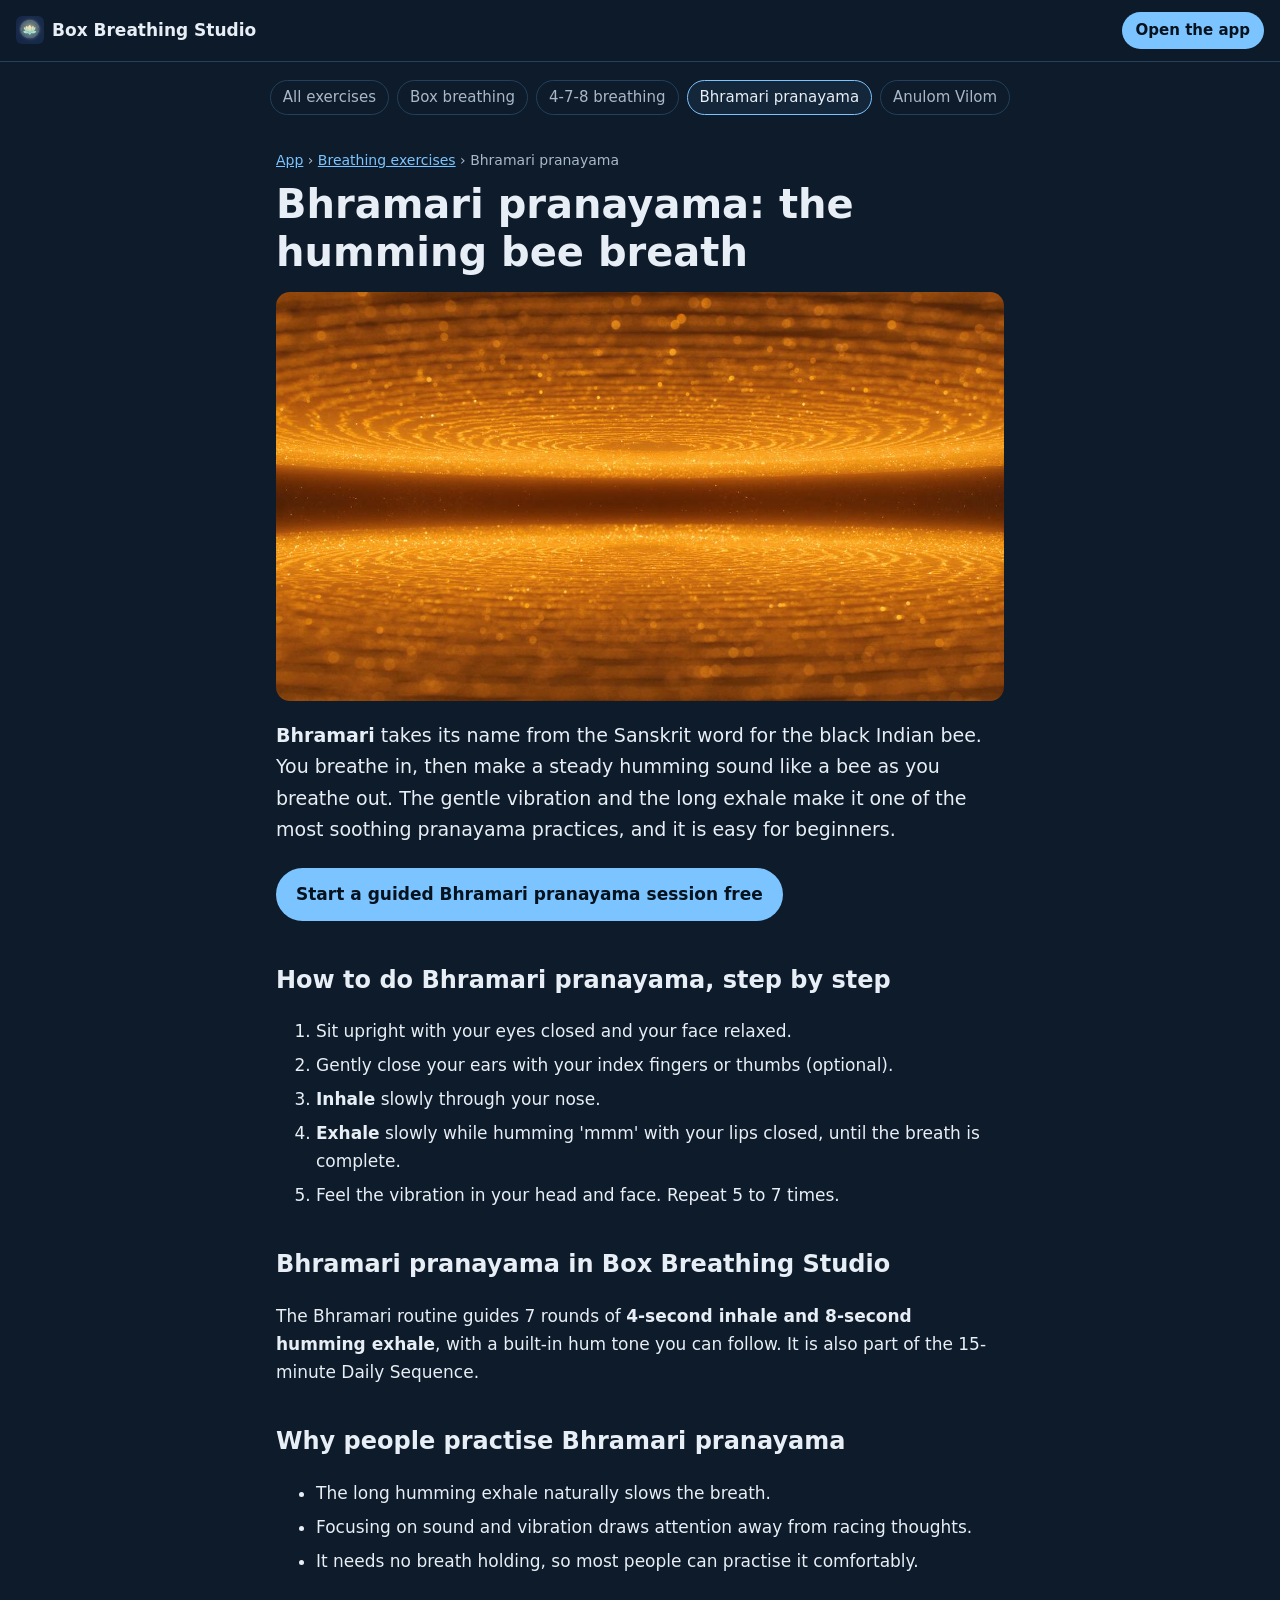
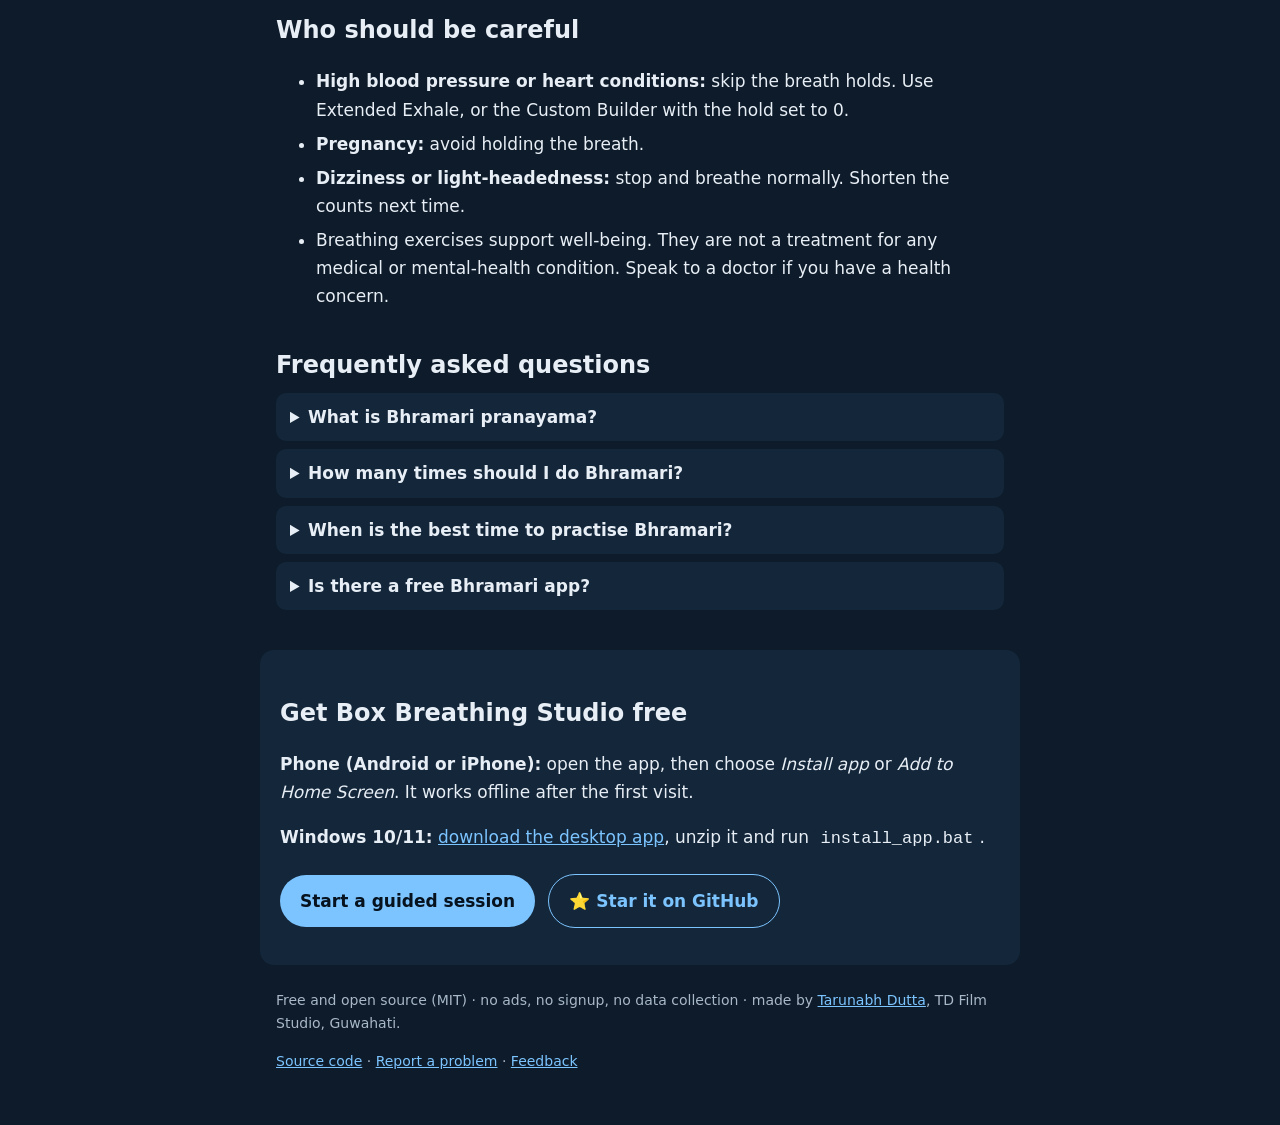
<file: mobile/guide/bhramari-pranayama.html>
<!doctype html>
<html lang="en">
<head>
<meta charset="utf-8">
<meta name="viewport" content="width=device-width, initial-scale=1">
<title>Bhramari Pranayama (Humming Bee Breath): Steps, Benefits &amp; Free Guided App</title>
<meta name="description" content="How to do Bhramari pranayama, the humming bee breath: inhale, then hum &#x27;mmm&#x27; on a long exhale. Steps, benefits, precautions and a free guided Bhramari app.">
<link rel="canonical" href="https://tarunabhdutta.github.io/box-breathing-studio/guide/bhramari-pranayama.html">
<meta name="author" content="Tarunabh Dutta">
<meta name="robots" content="index, follow, max-image-preview:large">
<meta name="theme-color" content="#0d1b2a">
<meta property="og:type" content="article">
<meta property="og:site_name" content="Box Breathing Studio">
<meta property="og:title" content="Bhramari Pranayama (Humming Bee Breath): Steps, Benefits &amp; Free Guided App">
<meta property="og:description" content="How to do Bhramari pranayama, the humming bee breath: inhale, then hum &#x27;mmm&#x27; on a long exhale. Steps, benefits, precautions and a free guided Bhramari app.">
<meta property="og:url" content="https://tarunabhdutta.github.io/box-breathing-studio/guide/bhramari-pranayama.html">
<meta property="og:image" content="https://tarunabhdutta.github.io/box-breathing-studio/guide/img/bhramari.jpg">
<meta name="twitter:card" content="summary_large_image">
<link rel="icon" href="../icons/icon-192.png">
<link rel="manifest" href="../manifest.json">
<link rel="stylesheet" href="guide.css">
<script type="application/ld+json">{"@context": "https://schema.org", "@graph": [{"@type": "Article", "headline": "Bhramari pranayama: the humming bee breath", "description": "How to do Bhramari pranayama, the humming bee breath: inhale, then hum 'mmm' on a long exhale. Steps, benefits, precautions and a free guided Bhramari app.", "image": "https://tarunabhdutta.github.io/box-breathing-studio/guide/img/bhramari.jpg", "datePublished": "2026-10-22", "dateModified": "2026-10-22", "mainEntityOfPage": "https://tarunabhdutta.github.io/box-breathing-studio/guide/bhramari-pranayama.html", "author": {"@type": "Person", "name": "Tarunabh Dutta"}, "publisher": {"@type": "Organization", "name": "TD Film Studio", "url": "https://tdfilmstudio.com"}}, {"@type": "FAQPage", "mainEntity": [{"@type": "Question", "name": "What is Bhramari pranayama?", "acceptedAnswer": {"@type": "Answer", "text": "A yoga breathing practice where you exhale with a humming 'mmm' sound like a bee. It is also called the humming bee breath."}}, {"@type": "Question", "name": "How many times should I do Bhramari?", "acceptedAnswer": {"@type": "Answer", "text": "Five to seven rounds is a common starting point. The app's guided routine runs 7 rounds."}}, {"@type": "Question", "name": "When is the best time to practise Bhramari?", "acceptedAnswer": {"@type": "Answer", "text": "Any calm moment works. Many people practise it in the evening or before meditation."}}, {"@type": "Question", "name": "Is there a free Bhramari app?", "acceptedAnswer": {"@type": "Answer", "text": "Yes. Box Breathing Studio has a voice-guided Bhramari routine with a hum tone, free and offline."}}]}, {"@type": "BreadcrumbList", "itemListElement": [{"@type": "ListItem", "position": 1, "name": "Box Breathing Studio", "item": "https://tarunabhdutta.github.io/box-breathing-studio/"}, {"@type": "ListItem", "position": 2, "name": "Breathing exercises", "item": "https://tarunabhdutta.github.io/box-breathing-studio/guide/"}, {"@type": "ListItem", "position": 3, "name": "Bhramari pranayama", "item": "https://tarunabhdutta.github.io/box-breathing-studio/guide/bhramari-pranayama.html"}]}]}</script>
</head>
<body>
<header class="top"><a class="brand" href="./"><img src="../icons/icon-192.png" alt="" width="28" height="28"> Box Breathing Studio</a>
<a class="cta small" href="../">Open the app</a></header>
<nav class="techniques" aria-label="Breathing techniques"><ul><li><a href="./">All exercises</a></li><li><a href="box-breathing.html">Box breathing</a></li><li><a href="4-7-8-breathing.html">4-7-8 breathing</a></li><li><a href="bhramari-pranayama.html" aria-current=page>Bhramari pranayama</a></li><li><a href="anulom-vilom.html">Anulom Vilom</a></li></ul></nav>
<main>
<article>
<p class="crumbs"><a href="../">App</a> › <a href="./">Breathing exercises</a> › Bhramari pranayama</p>
<h1>Bhramari pranayama: the humming bee breath</h1>
<img class="hero" src="img/bhramari.jpg" alt="Calm background used in the Bhramari pranayama session of Box Breathing Studio" width="1280" height="720">
<p class="lead"><strong>Bhramari</strong> takes its name from the Sanskrit word for the black Indian bee. You breathe in, then make a steady humming sound like a bee as you breathe out. The gentle vibration and the long exhale make it one of the most soothing pranayama practices, and it is easy for beginners.</p>
<p><a class="cta" href="../">Start a guided Bhramari pranayama session free</a></p>
<h2>How to do Bhramari pranayama, step by step</h2>
<ol><li>Sit upright with your eyes closed and your face relaxed.</li><li>Gently close your ears with your index fingers or thumbs (optional).</li><li><strong>Inhale</strong> slowly through your nose.</li><li><strong>Exhale</strong> slowly while humming 'mmm' with your lips closed, until the breath is complete.</li><li>Feel the vibration in your head and face. Repeat 5 to 7 times.</li></ol>
<h2>Bhramari pranayama in Box Breathing Studio</h2>
<p>The Bhramari routine guides 7 rounds of <strong>4-second inhale and 8-second humming exhale</strong>, with a built-in hum tone you can follow. It is also part of the 15-minute Daily Sequence.</p>
<h2>Why people practise Bhramari pranayama</h2>
<ul><li>The long humming exhale naturally slows the breath.</li><li>Focusing on sound and vibration draws attention away from racing thoughts.</li><li>It needs no breath holding, so most people can practise it comfortably.</li></ul>
<h2>Who should be careful</h2>
<ul>
<li><strong>High blood pressure or heart conditions:</strong> skip the breath holds. Use Extended Exhale, or the Custom Builder with the hold set to 0.</li>
<li><strong>Pregnancy:</strong> avoid holding the breath.</li>
<li><strong>Dizziness or light-headedness:</strong> stop and breathe normally. Shorten the counts next time.</li>
<li>Breathing exercises support well-being. They are not a treatment for any medical or mental-health condition. Speak to a doctor if you have a health concern.</li>
</ul>
<h2>Frequently asked questions</h2>
<details><summary>What is Bhramari pranayama?</summary><p>A yoga breathing practice where you exhale with a humming 'mmm' sound like a bee. It is also called the humming bee breath.</p></details><details><summary>How many times should I do Bhramari?</summary><p>Five to seven rounds is a common starting point. The app's guided routine runs 7 rounds.</p></details><details><summary>When is the best time to practise Bhramari?</summary><p>Any calm moment works. Many people practise it in the evening or before meditation.</p></details><details><summary>Is there a free Bhramari app?</summary><p>Yes. Box Breathing Studio has a voice-guided Bhramari routine with a hum tone, free and offline.</p></details>
</article>
</main>
<section class="get">
<h2>Get Box Breathing Studio free</h2>
<p><strong>Phone (Android or iPhone):</strong> open the app, then choose <em>Install app</em> or <em>Add to Home Screen</em>. It works offline after the first visit.</p>
<p><strong>Windows 10/11:</strong> <a href="https://github.com/tarunabhdutta/box-breathing-studio/releases/latest">download the desktop app</a>, unzip it and run <code>install_app.bat</code>.</p>
<p><a class="cta" href="../">Start a guided session</a> <a class="ghost" href="https://github.com/tarunabhdutta/box-breathing-studio">⭐ Star it on GitHub</a></p>
</section>
<footer><p>Free and open source (MIT) · no ads, no signup, no data collection · made by <a href="https://tdfilmstudio.com">Tarunabh Dutta</a>, TD Film Studio, Guwahati.</p>
<p><a href="https://github.com/tarunabhdutta/box-breathing-studio">Source code</a> · <a href="https://github.com/tarunabhdutta/box-breathing-studio/issues">Report a problem</a> · <a href="https://github.com/tarunabhdutta/box-breathing-studio/discussions">Feedback</a></p></footer>
</body>
</html>
</file>
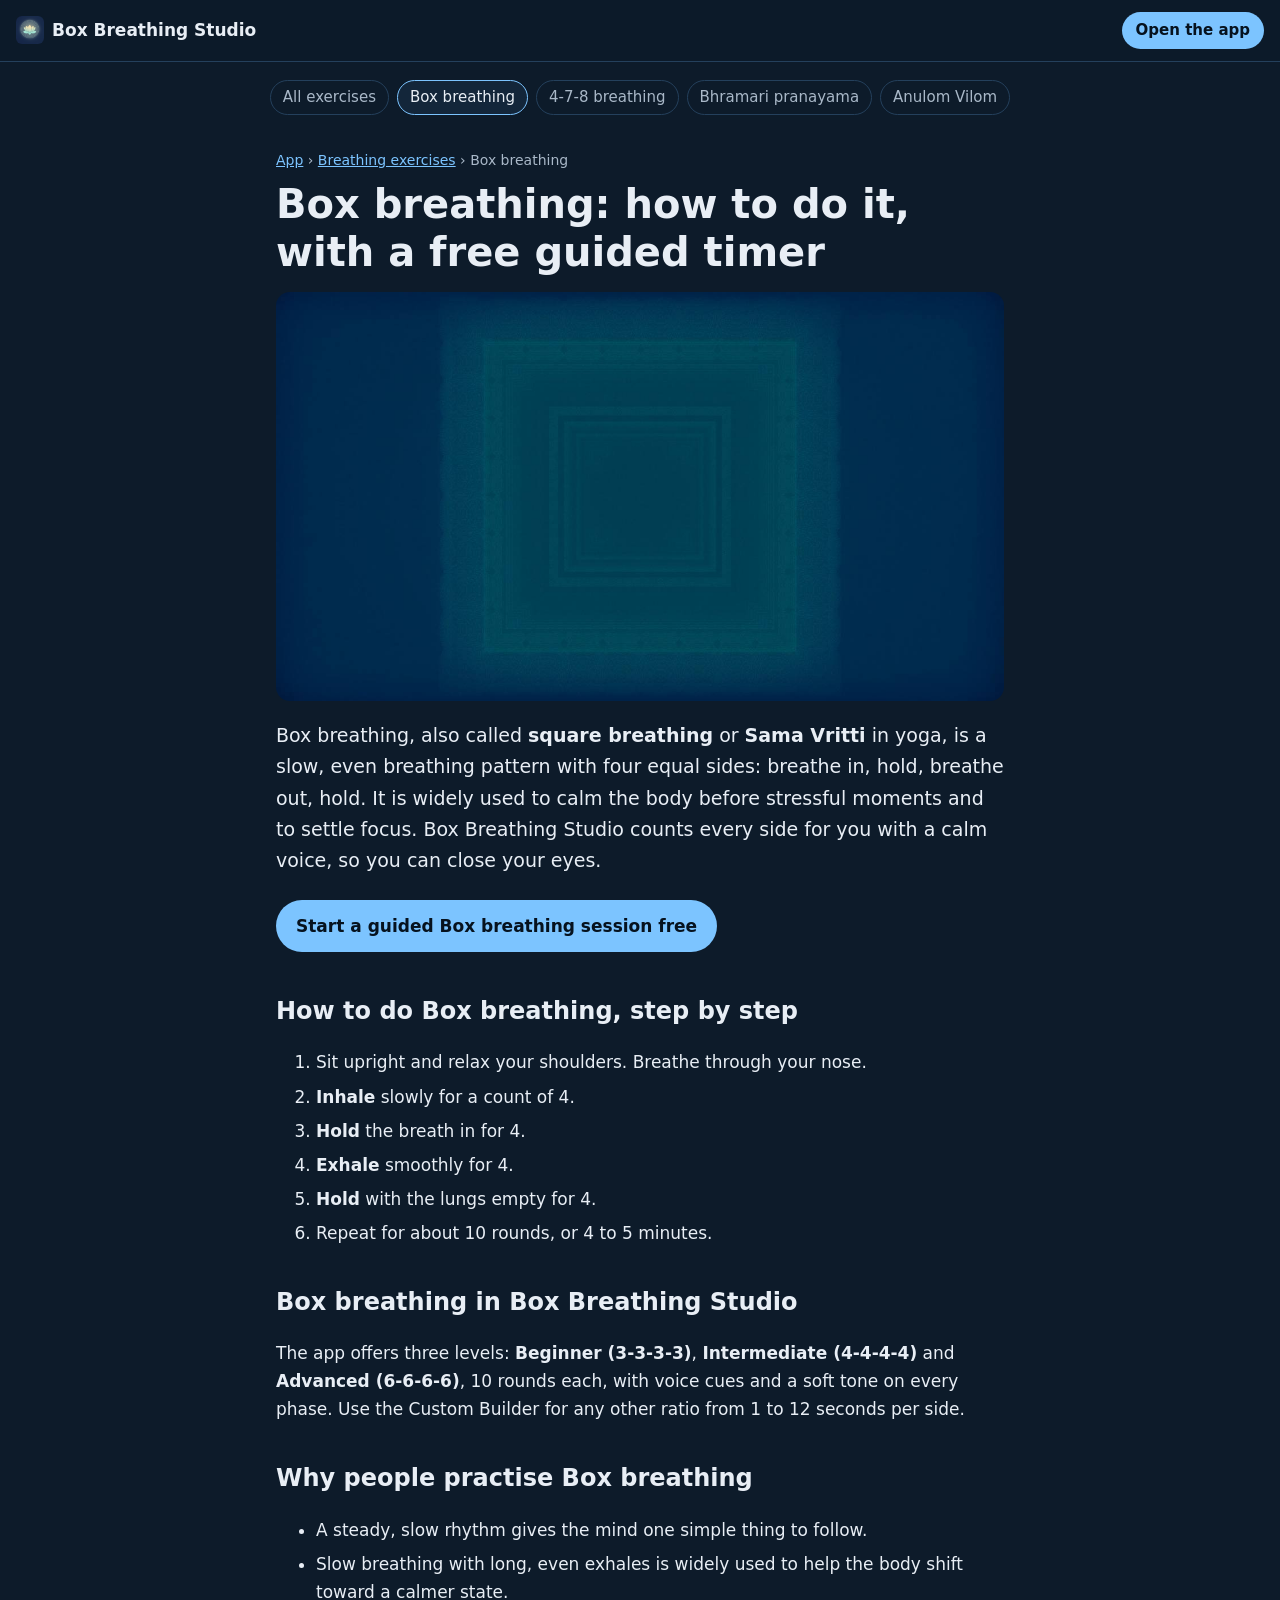
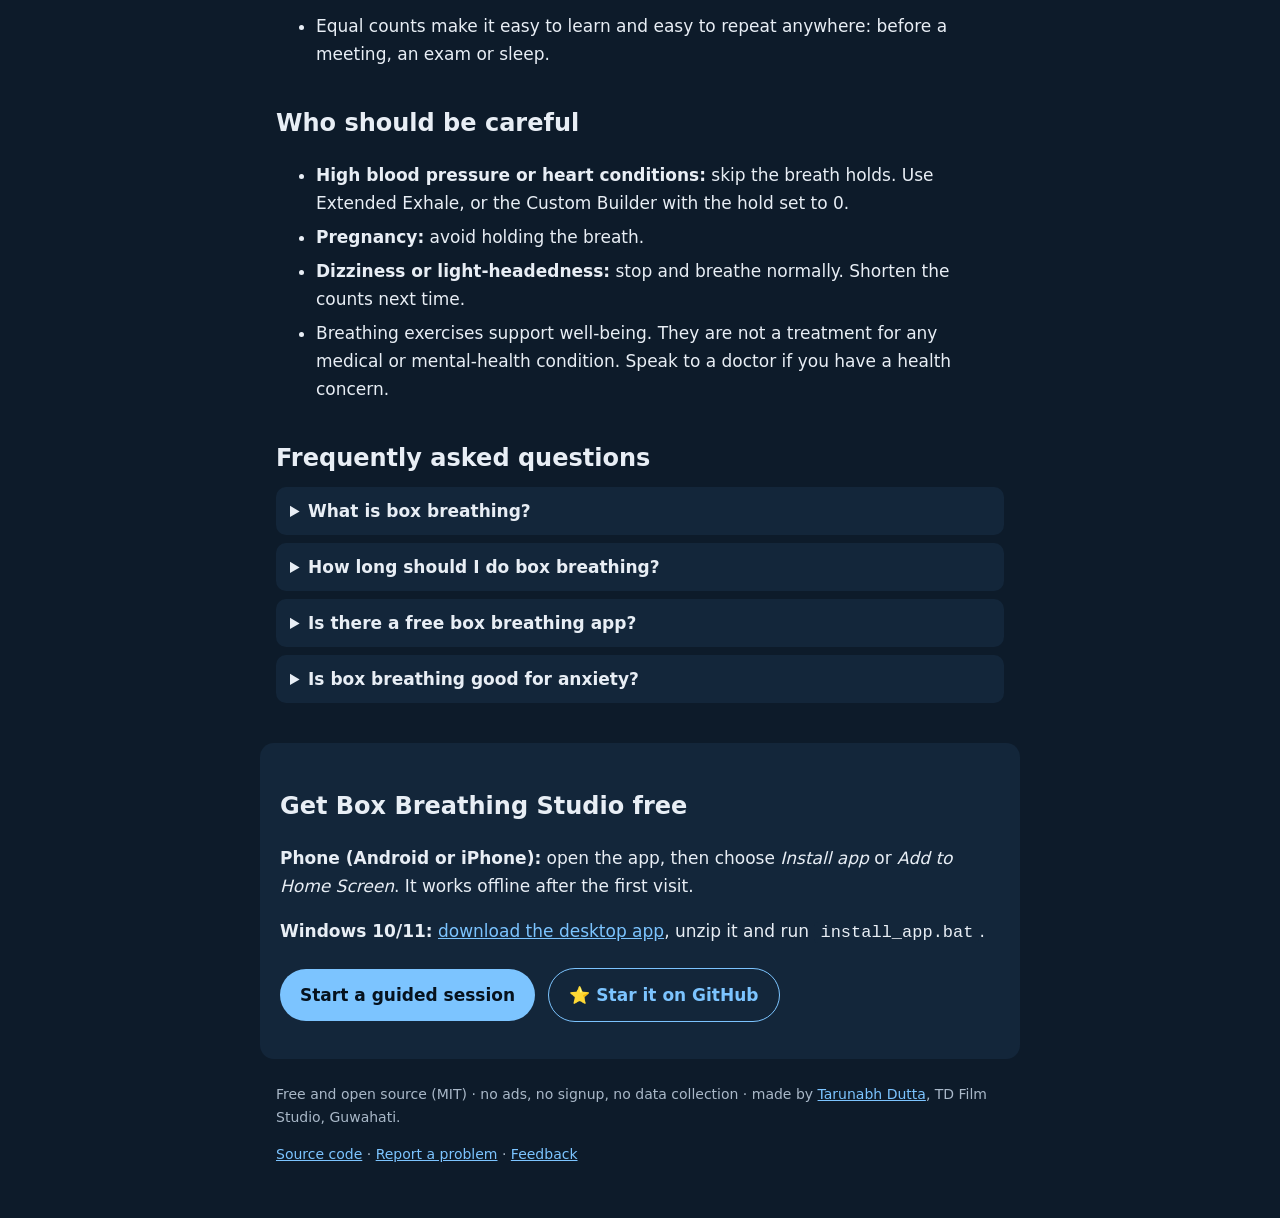
<file: mobile/guide/box-breathing.html>
<!doctype html>
<html lang="en">
<head>
<meta charset="utf-8">
<meta name="viewport" content="width=device-width, initial-scale=1">
<title>Box Breathing Exercise &amp; Free Timer App (4-4-4-4 Square Breathing)</title>
<meta name="description" content="How to do box breathing (square breathing, Sama Vritti): inhale 4, hold 4, exhale 4, hold 4. Free voice-guided box breathing timer that works offline.">
<link rel="canonical" href="https://tarunabhdutta.github.io/box-breathing-studio/guide/box-breathing.html">
<meta name="author" content="Tarunabh Dutta">
<meta name="robots" content="index, follow, max-image-preview:large">
<meta name="theme-color" content="#0d1b2a">
<meta property="og:type" content="article">
<meta property="og:site_name" content="Box Breathing Studio">
<meta property="og:title" content="Box Breathing Exercise &amp; Free Timer App (4-4-4-4 Square Breathing)">
<meta property="og:description" content="How to do box breathing (square breathing, Sama Vritti): inhale 4, hold 4, exhale 4, hold 4. Free voice-guided box breathing timer that works offline.">
<meta property="og:url" content="https://tarunabhdutta.github.io/box-breathing-studio/guide/box-breathing.html">
<meta property="og:image" content="https://tarunabhdutta.github.io/box-breathing-studio/guide/img/box.jpg">
<meta name="twitter:card" content="summary_large_image">
<link rel="icon" href="../icons/icon-192.png">
<link rel="manifest" href="../manifest.json">
<link rel="stylesheet" href="guide.css">
<script type="application/ld+json">{"@context": "https://schema.org", "@graph": [{"@type": "Article", "headline": "Box breathing: how to do it, with a free guided timer", "description": "How to do box breathing (square breathing, Sama Vritti): inhale 4, hold 4, exhale 4, hold 4. Free voice-guided box breathing timer that works offline.", "image": "https://tarunabhdutta.github.io/box-breathing-studio/guide/img/box.jpg", "datePublished": "2026-10-22", "dateModified": "2026-10-22", "mainEntityOfPage": "https://tarunabhdutta.github.io/box-breathing-studio/guide/box-breathing.html", "author": {"@type": "Person", "name": "Tarunabh Dutta"}, "publisher": {"@type": "Organization", "name": "TD Film Studio", "url": "https://tdfilmstudio.com"}}, {"@type": "FAQPage", "mainEntity": [{"@type": "Question", "name": "What is box breathing?", "acceptedAnswer": {"@type": "Answer", "text": "A four-part breathing pattern with equal counts: inhale, hold, exhale, hold. It is also known as square breathing or Sama Vritti pranayama."}}, {"@type": "Question", "name": "How long should I do box breathing?", "acceptedAnswer": {"@type": "Answer", "text": "Start with 4 to 5 minutes, about 10 rounds. Many people practise once or twice a day, or whenever they feel tense."}}, {"@type": "Question", "name": "Is there a free box breathing app?", "acceptedAnswer": {"@type": "Answer", "text": "Yes. Box Breathing Studio is free, open source and works offline on Android, iPhone and Windows, with no ads or signup."}}, {"@type": "Question", "name": "Is box breathing good for anxiety?", "acceptedAnswer": {"@type": "Answer", "text": "Many people use it to settle nerves in the moment. It is a self-help technique, not a replacement for professional care."}}]}, {"@type": "BreadcrumbList", "itemListElement": [{"@type": "ListItem", "position": 1, "name": "Box Breathing Studio", "item": "https://tarunabhdutta.github.io/box-breathing-studio/"}, {"@type": "ListItem", "position": 2, "name": "Breathing exercises", "item": "https://tarunabhdutta.github.io/box-breathing-studio/guide/"}, {"@type": "ListItem", "position": 3, "name": "Box breathing", "item": "https://tarunabhdutta.github.io/box-breathing-studio/guide/box-breathing.html"}]}]}</script>
</head>
<body>
<header class="top"><a class="brand" href="./"><img src="../icons/icon-192.png" alt="" width="28" height="28"> Box Breathing Studio</a>
<a class="cta small" href="../">Open the app</a></header>
<nav class="techniques" aria-label="Breathing techniques"><ul><li><a href="./">All exercises</a></li><li><a href="box-breathing.html" aria-current=page>Box breathing</a></li><li><a href="4-7-8-breathing.html">4-7-8 breathing</a></li><li><a href="bhramari-pranayama.html">Bhramari pranayama</a></li><li><a href="anulom-vilom.html">Anulom Vilom</a></li></ul></nav>
<main>
<article>
<p class="crumbs"><a href="../">App</a> › <a href="./">Breathing exercises</a> › Box breathing</p>
<h1>Box breathing: how to do it, with a free guided timer</h1>
<img class="hero" src="img/box.jpg" alt="Calm background used in the Box breathing session of Box Breathing Studio" width="1280" height="720">
<p class="lead">Box breathing, also called <strong>square breathing</strong> or <strong>Sama Vritti</strong> in yoga, is a slow, even breathing pattern with four equal sides: breathe in, hold, breathe out, hold. It is widely used to calm the body before stressful moments and to settle focus. Box Breathing Studio counts every side for you with a calm voice, so you can close your eyes.</p>
<p><a class="cta" href="../">Start a guided Box breathing session free</a></p>
<h2>How to do Box breathing, step by step</h2>
<ol><li>Sit upright and relax your shoulders. Breathe through your nose.</li><li><strong>Inhale</strong> slowly for a count of 4.</li><li><strong>Hold</strong> the breath in for 4.</li><li><strong>Exhale</strong> smoothly for 4.</li><li><strong>Hold</strong> with the lungs empty for 4.</li><li>Repeat for about 10 rounds, or 4 to 5 minutes.</li></ol>
<h2>Box breathing in Box Breathing Studio</h2>
<p>The app offers three levels: <strong>Beginner (3-3-3-3)</strong>, <strong>Intermediate (4-4-4-4)</strong> and <strong>Advanced (6-6-6-6)</strong>, 10 rounds each, with voice cues and a soft tone on every phase. Use the Custom Builder for any other ratio from 1 to 12 seconds per side.</p>
<h2>Why people practise Box breathing</h2>
<ul><li>A steady, slow rhythm gives the mind one simple thing to follow.</li><li>Slow breathing with long, even exhales is widely used to help the body shift toward a calmer state.</li><li>Equal counts make it easy to learn and easy to repeat anywhere: before a meeting, an exam or sleep.</li></ul>
<h2>Who should be careful</h2>
<ul>
<li><strong>High blood pressure or heart conditions:</strong> skip the breath holds. Use Extended Exhale, or the Custom Builder with the hold set to 0.</li>
<li><strong>Pregnancy:</strong> avoid holding the breath.</li>
<li><strong>Dizziness or light-headedness:</strong> stop and breathe normally. Shorten the counts next time.</li>
<li>Breathing exercises support well-being. They are not a treatment for any medical or mental-health condition. Speak to a doctor if you have a health concern.</li>
</ul>
<h2>Frequently asked questions</h2>
<details><summary>What is box breathing?</summary><p>A four-part breathing pattern with equal counts: inhale, hold, exhale, hold. It is also known as square breathing or Sama Vritti pranayama.</p></details><details><summary>How long should I do box breathing?</summary><p>Start with 4 to 5 minutes, about 10 rounds. Many people practise once or twice a day, or whenever they feel tense.</p></details><details><summary>Is there a free box breathing app?</summary><p>Yes. Box Breathing Studio is free, open source and works offline on Android, iPhone and Windows, with no ads or signup.</p></details><details><summary>Is box breathing good for anxiety?</summary><p>Many people use it to settle nerves in the moment. It is a self-help technique, not a replacement for professional care.</p></details>
</article>
</main>
<section class="get">
<h2>Get Box Breathing Studio free</h2>
<p><strong>Phone (Android or iPhone):</strong> open the app, then choose <em>Install app</em> or <em>Add to Home Screen</em>. It works offline after the first visit.</p>
<p><strong>Windows 10/11:</strong> <a href="https://github.com/tarunabhdutta/box-breathing-studio/releases/latest">download the desktop app</a>, unzip it and run <code>install_app.bat</code>.</p>
<p><a class="cta" href="../">Start a guided session</a> <a class="ghost" href="https://github.com/tarunabhdutta/box-breathing-studio">⭐ Star it on GitHub</a></p>
</section>
<footer><p>Free and open source (MIT) · no ads, no signup, no data collection · made by <a href="https://tdfilmstudio.com">Tarunabh Dutta</a>, TD Film Studio, Guwahati.</p>
<p><a href="https://github.com/tarunabhdutta/box-breathing-studio">Source code</a> · <a href="https://github.com/tarunabhdutta/box-breathing-studio/issues">Report a problem</a> · <a href="https://github.com/tarunabhdutta/box-breathing-studio/discussions">Feedback</a></p></footer>
</body>
</html>
</file>
<file: mobile/styles.css>
/* ============================================================
   Box Breathing Studio — mobile-first stylesheet
   Developed by Tarunabh Dutta
   ============================================================ */

:root {
  --bg:            #0d1b2a;
  --panel:         #1b263b;
  --panel-hover:   #2a3a55;
  --accent:        #7fdbda;
  --accent-bright: #a6e8e7;
  --accent-dim:    #3a8a89;
  --text:          #e0e6ed;
  --text-dim:      #8d99ae;
  --inhale:        #7fdbda;
  --hold-in:       #f4d35e;
  --exhale:        #ef8354;
  --hold-out:      #9d8df1;
  --safe-top:      env(safe-area-inset-top, 0);
  --safe-bot:      env(safe-area-inset-bottom, 0);
}

* { box-sizing: border-box; margin: 0; padding: 0; }

html, body {
  width: 100%;
  height: 100%;
  background: var(--bg);
  color: var(--text);
  font-family: -apple-system, BlinkMacSystemFont, "Segoe UI", Roboto,
               "Helvetica Neue", Arial, sans-serif;
  overflow: hidden;
  overscroll-behavior: none;
  -webkit-tap-highlight-color: transparent;
  -webkit-user-select: none;
  user-select: none;
}

#app {
  position: fixed;
  inset: 0;
  display: flex;
  flex-direction: column;
}

button {
  font-family: inherit;
  border: none;
  cursor: pointer;
  background: none;
  color: inherit;
}

/* ---------------- Scene base ---------------- */

.scene {
  position: absolute;
  inset: 0;
  display: flex;
  flex-direction: column;
  background-size: cover;
  background-position: center;
  opacity: 0;
  transition: opacity 240ms ease;
  pointer-events: none;
  padding-top: var(--safe-top);
  padding-bottom: var(--safe-bot);
}
.scene.active { opacity: 1; pointer-events: auto; }

.scene::before {
  /* dark veil over background images */
  content: "";
  position: absolute;
  inset: 0;
  background: rgba(13, 27, 42, 0.55);
  z-index: 0;
}
.scene > * { position: relative; z-index: 1; }

/* ---------------- Header ---------------- */

.header {
  text-align: center;
  padding: 18px 16px 8px;
}
.header h1 {
  font-size: 26px;
  font-weight: 700;
  letter-spacing: 0.2px;
}
.header .subtitle {
  margin-top: 8px;
  font-size: 13px;
  color: var(--accent);
  line-height: 1.4;
}

/* ---------------- Splash ---------------- */

.splash {
  align-items: center;
  justify-content: center;
}
.splash-icon {
  width: 38vw;
  max-width: 220px;
  height: auto;
  filter: drop-shadow(0 8px 30px rgba(127, 219, 218, 0.35));
  animation: fadeIn 0.8s ease forwards;
}
.splash-title {
  margin-top: 28px;
  font-size: 28px;
  font-weight: 700;
  opacity: 0;
  animation: fadeIn 0.8s 0.5s ease forwards;
}
.splash-credit {
  margin-top: 10px;
  font-size: 15px;
  color: var(--accent);
  opacity: 0;
  animation: fadeIn 0.8s 1.3s ease forwards;
}
@keyframes fadeIn {
  from { opacity: 0; transform: translateY(8px); }
  to   { opacity: 1; transform: translateY(0); }
}

/* ---------------- Home ---------------- */

.tile-list {
  flex: 1;
  overflow-y: auto;
  -webkit-overflow-scrolling: touch;
  padding: 6px 14px 10px;
  scrollbar-width: none;
}
.tile-list::-webkit-scrollbar { display: none; }

.tile {
  position: relative;
  margin-bottom: 12px;
  padding: 18px 16px;
  border-radius: 16px;
  border: 1px solid var(--accent-dim);
  background-color: var(--panel);
  background-size: cover;
  background-position: center;
  min-height: 92px;
  overflow: hidden;
  display: flex;
  flex-direction: column;
  justify-content: flex-end;
  transition: transform 120ms, border-color 160ms;
}
.tile::before {
  content: "";
  position: absolute;
  inset: 0;
  background: linear-gradient(180deg,
              rgba(13,27,42,0.35) 0%,
              rgba(13,27,42,0.78) 90%);
}
.tile > * { position: relative; }
.tile:active {
  transform: scale(0.98);
  border-color: var(--accent);
}
.tile h3 {
  font-size: 18px;
  font-weight: 700;
  margin-bottom: 4px;
}
.tile p {
  font-size: 13px;
  color: var(--text-dim);
  line-height: 1.35;
}

.footer-bar {
  display: flex;
  align-items: center;
  gap: 10px;
  padding: 10px 14px calc(14px + var(--safe-bot));
  background: rgba(13, 27, 42, 0.9);
  border-top: 1px solid rgba(127, 219, 218, 0.15);
}
.toggle-btn {
  padding: 10px 14px;
  border-radius: 12px;
  font-size: 14px;
  font-weight: 600;
  background: var(--panel);
  color: var(--text);
  border: 1px solid var(--accent-dim);
}
.toggle-btn.on {
  background: var(--accent);
  color: var(--bg);
  border-color: var(--accent-bright);
}
.vol-wrap {
  flex: 1;
  display: flex;
  align-items: center;
  gap: 8px;
}
.vol-label { font-size: 12px; color: var(--text-dim); }
.vol-slider {
  flex: 1;
  -webkit-appearance: none;
  appearance: none;
  height: 6px;
  border-radius: 3px;
  background: var(--panel);
  outline: none;
}
.vol-slider::-webkit-slider-thumb {
  -webkit-appearance: none;
  width: 22px; height: 22px;
  border-radius: 50%;
  background: var(--accent);
  border: 2px solid var(--bg);
}
.vol-slider::-moz-range-thumb {
  width: 22px; height: 22px;
  border-radius: 50%;
  background: var(--accent);
  border: 2px solid var(--bg);
}
.icon-btn {
  width: 44px; height: 44px;
  border-radius: 12px;
  background: var(--panel);
  color: var(--text);
  border: 1px solid var(--accent-dim);
  font-size: 18px;
  display: flex;
  align-items: center;
  justify-content: center;
}

/* ---------------- Generic content blocks ---------------- */

.content {
  flex: 1;
  overflow-y: auto;
  padding: 12px 18px 8px;
}
.q-block { margin: 14px 0 18px; }
.q-block h4 {
  font-size: 15px;
  font-weight: 700;
  margin-bottom: 10px;
}
.radio-row {
  display: flex;
  gap: 8px;
  flex-wrap: wrap;
}
.radio-row button {
  flex: 1;
  min-width: 60px;
  padding: 10px 4px;
  border-radius: 10px;
  background: var(--panel);
  color: var(--text);
  font-size: 13px;
  font-weight: 600;
  border: 1px solid var(--accent-dim);
}
.radio-row button.sel {
  background: var(--accent);
  color: var(--bg);
  border-color: var(--accent-bright);
}
.slider-row {
  display: flex;
  align-items: center;
  gap: 12px;
}
.slider-row input[type="range"] {
  flex: 1;
  -webkit-appearance: none;
  appearance: none;
  height: 6px;
  background: var(--panel);
  border-radius: 3px;
}
.slider-row input[type="range"]::-webkit-slider-thumb {
  -webkit-appearance: none;
  width: 24px; height: 24px;
  background: var(--accent);
  border: 2px solid var(--bg);
  border-radius: 50%;
}
.slider-row input[type="range"]::-moz-range-thumb {
  width: 24px; height: 24px;
  background: var(--accent);
  border: 2px solid var(--bg);
  border-radius: 50%;
}
.slider-val {
  min-width: 56px;
  text-align: right;
  font-size: 14px;
  font-weight: 700;
  color: var(--accent);
}

/* ---------------- Action bar ---------------- */

.action-bar {
  display: flex;
  gap: 10px;
  padding: 12px 16px calc(16px + var(--safe-bot));
  background: rgba(13, 27, 42, 0.9);
  border-top: 1px solid rgba(127, 219, 218, 0.15);
}
.btn {
  flex: 1;
  padding: 14px 12px;
  border-radius: 14px;
  font-size: 15px;
  font-weight: 700;
  background: var(--panel);
  color: var(--text);
  border: 1px solid var(--accent-dim);
}
.btn.primary {
  background: var(--accent);
  color: var(--bg);
  border-color: var(--accent-bright);
}
.btn:active { transform: scale(0.97); }

/* ---------------- Session ---------------- */

.session-header {
  text-align: center;
  padding: 14px 18px 6px;
}
.session-header h2 {
  font-size: 18px;
  font-weight: 700;
}
.session-header .sub {
  font-size: 12px;
  color: var(--accent);
  margin-top: 2px;
}
.session-header .block-info {
  margin-top: 10px;
  font-size: 13px;
  font-weight: 700;
  color: var(--accent-bright);
}
.session-header .cycle-info {
  margin-top: 2px;
  font-size: 12px;
  color: var(--text-dim);
}

.orb-stage {
  flex: 1;
  position: relative;
  display: flex;
  flex-direction: column;
  align-items: center;
  justify-content: flex-start;
  padding: 18px 12px 6px;
}
.orb-wrap {
  position: relative;
  width: 60vw;
  max-width: 320px;
  aspect-ratio: 1;
  display: flex;
  align-items: center;
  justify-content: center;
  margin-top: 6vh;
}
.orb-glow {
  position: absolute;
  inset: -28%;
  border-radius: 50%;
  background: radial-gradient(circle,
              var(--inhale) 0%,
              rgba(127, 219, 218, 0.5) 35%,
              rgba(127, 219, 218, 0.0) 70%);
  filter: blur(12px);
  transition: background 600ms ease;
  pointer-events: none;
}
.orb {
  position: relative;
  width: 30%;            /* scaled at runtime via CSS variable */
  height: 30%;
  border-radius: 50%;
  background: var(--inhale);
  border: 2px solid var(--accent-bright);
  transition: transform 100ms linear, background-color 400ms ease;
  transform: scale(var(--orb-scale, 0.4));
  box-shadow: 0 0 60px rgba(127, 219, 218, 0.4);
}

.phase-text {
  margin-top: 22px;
  font-size: 22px;
  font-weight: 700;
  text-align: center;
  letter-spacing: 0.3px;
}
.count-text {
  margin-top: 6px;
  font-size: 56px;
  font-weight: 800;
  text-align: center;
  font-variant-numeric: tabular-nums;
  line-height: 1.0;
}
.note-text {
  margin-top: 14px;
  font-size: 12px;
  color: var(--text-dim);
  font-style: italic;
  text-align: center;
  padding: 0 14px;
  line-height: 1.4;
}

/* ---------------- About ---------------- */

.about-content {
  flex: 1;
  overflow-y: auto;
  text-align: center;
  padding: 24px 24px 8px;
}
.about-content img {
  width: 110px; height: 110px;
  margin-bottom: 14px;
}
.about-content h2 { font-size: 24px; font-weight: 700; }
.about-content .ver { color: var(--accent); font-size: 14px; margin-top: 4px; }
.about-content p {
  font-size: 14px;
  line-height: 1.6;
  margin-top: 14px;
  color: var(--text);
}
.about-content .dim { color: var(--text-dim); font-size: 12px; }

/* ---------------- Complete ---------------- */

.complete {
  align-items: center;
  justify-content: center;
  text-align: center;
}
.complete h2 {
  font-size: 34px;
  font-weight: 800;
  margin-bottom: 10px;
}
.complete .routine {
  font-size: 18px;
  color: var(--accent);
  margin-bottom: 16px;
}
.complete p { color: var(--text-dim); font-size: 14px; }

/* ---------------- Tiny utilities ---------------- */

.row { display: flex; gap: 10px; align-items: center; }
.fill { flex: 1; }
.center { text-align: center; }
.spacer { height: 8px; }

@media (min-height: 780px) {
  .tile { min-height: 110px; }
  .tile h3 { font-size: 19px; }
}
</file>
<file: mobile/guide/guide.css>
:root {
  --bg: #0d1b2a;
  --panel: #13263a;
  --text: #e8eef5;
  --muted: #a9b8c8;
  --accent: #7cc4ff;
  --accent-ink: #06121e;
  --line: #24405c;
}
* { box-sizing: border-box; }
body {
  margin: 0;
  background: var(--bg);
  color: var(--text);
  font: 17px/1.65 system-ui, -apple-system, "Segoe UI", Roboto, sans-serif;
}
a { color: var(--accent); }
.top {
  display: flex; align-items: center; justify-content: space-between; gap: 12px;
  padding: 12px 16px; border-bottom: 1px solid var(--line);
  position: sticky; top: 0; background: rgba(13, 27, 42, 0.95); z-index: 2;
}
.brand { display: flex; align-items: center; gap: 8px; color: var(--text); text-decoration: none; font-weight: 600; }
.brand img { border-radius: 6px; }
.techniques ul { list-style: none; display: flex; flex-wrap: wrap; gap: 8px; margin: 0; padding: 12px 16px; justify-content: center; }
.techniques a { display: inline-block; padding: 4px 12px; border: 1px solid var(--line); border-radius: 999px; text-decoration: none; color: var(--muted); font-size: 15px; }
.techniques a[aria-current] { background: var(--panel); color: var(--text); border-color: var(--accent); }
main { max-width: 760px; margin: 0 auto; padding: 8px 16px 32px; }
h1 { font-size: clamp(28px, 6vw, 40px); line-height: 1.2; margin: 8px 0 16px; }
h2 { font-size: 24px; margin: 36px 0 8px; }
.crumbs { color: var(--muted); font-size: 14px; margin: 8px 0 0; }
.hero { width: 100%; height: auto; border-radius: 14px; display: block; }
.lead { font-size: 19px; }
ol li, ul li { margin: 6px 0; }
.cta, .ghost {
  display: inline-block; padding: 12px 20px; border-radius: 999px; text-decoration: none;
  font-weight: 600; margin: 4px 8px 4px 0;
}
.cta { background: var(--accent); color: var(--accent-ink); }
.cta.small { padding: 6px 14px; font-size: 15px; margin: 0; }
.ghost { border: 1px solid var(--accent); }
details { background: var(--panel); border-radius: 10px; padding: 10px 14px; margin: 8px 0; }
summary { cursor: pointer; font-weight: 600; }
table { width: 100%; border-collapse: collapse; font-size: 15px; }
th, td { text-align: left; padding: 8px 6px; border-bottom: 1px solid var(--line); vertical-align: top; }
.cards { display: grid; grid-template-columns: repeat(auto-fill, minmax(160px, 1fr)); gap: 12px; }
.card { display: block; background: var(--panel); border-radius: 12px; overflow: hidden; text-decoration: none; color: var(--text); }
.card img { width: 100%; height: 100px; object-fit: cover; display: block; }
.card span { display: block; padding: 10px 12px; font-weight: 600; }
.get, footer { max-width: 760px; margin: 0 auto; padding: 0 16px; }
.get { background: var(--panel); border-radius: 14px; padding: 8px 20px 16px; margin-bottom: 24px; }
footer { color: var(--muted); font-size: 14px; padding-bottom: 40px; }
code { background: var(--panel); padding: 1px 6px; border-radius: 4px; }
</file>
